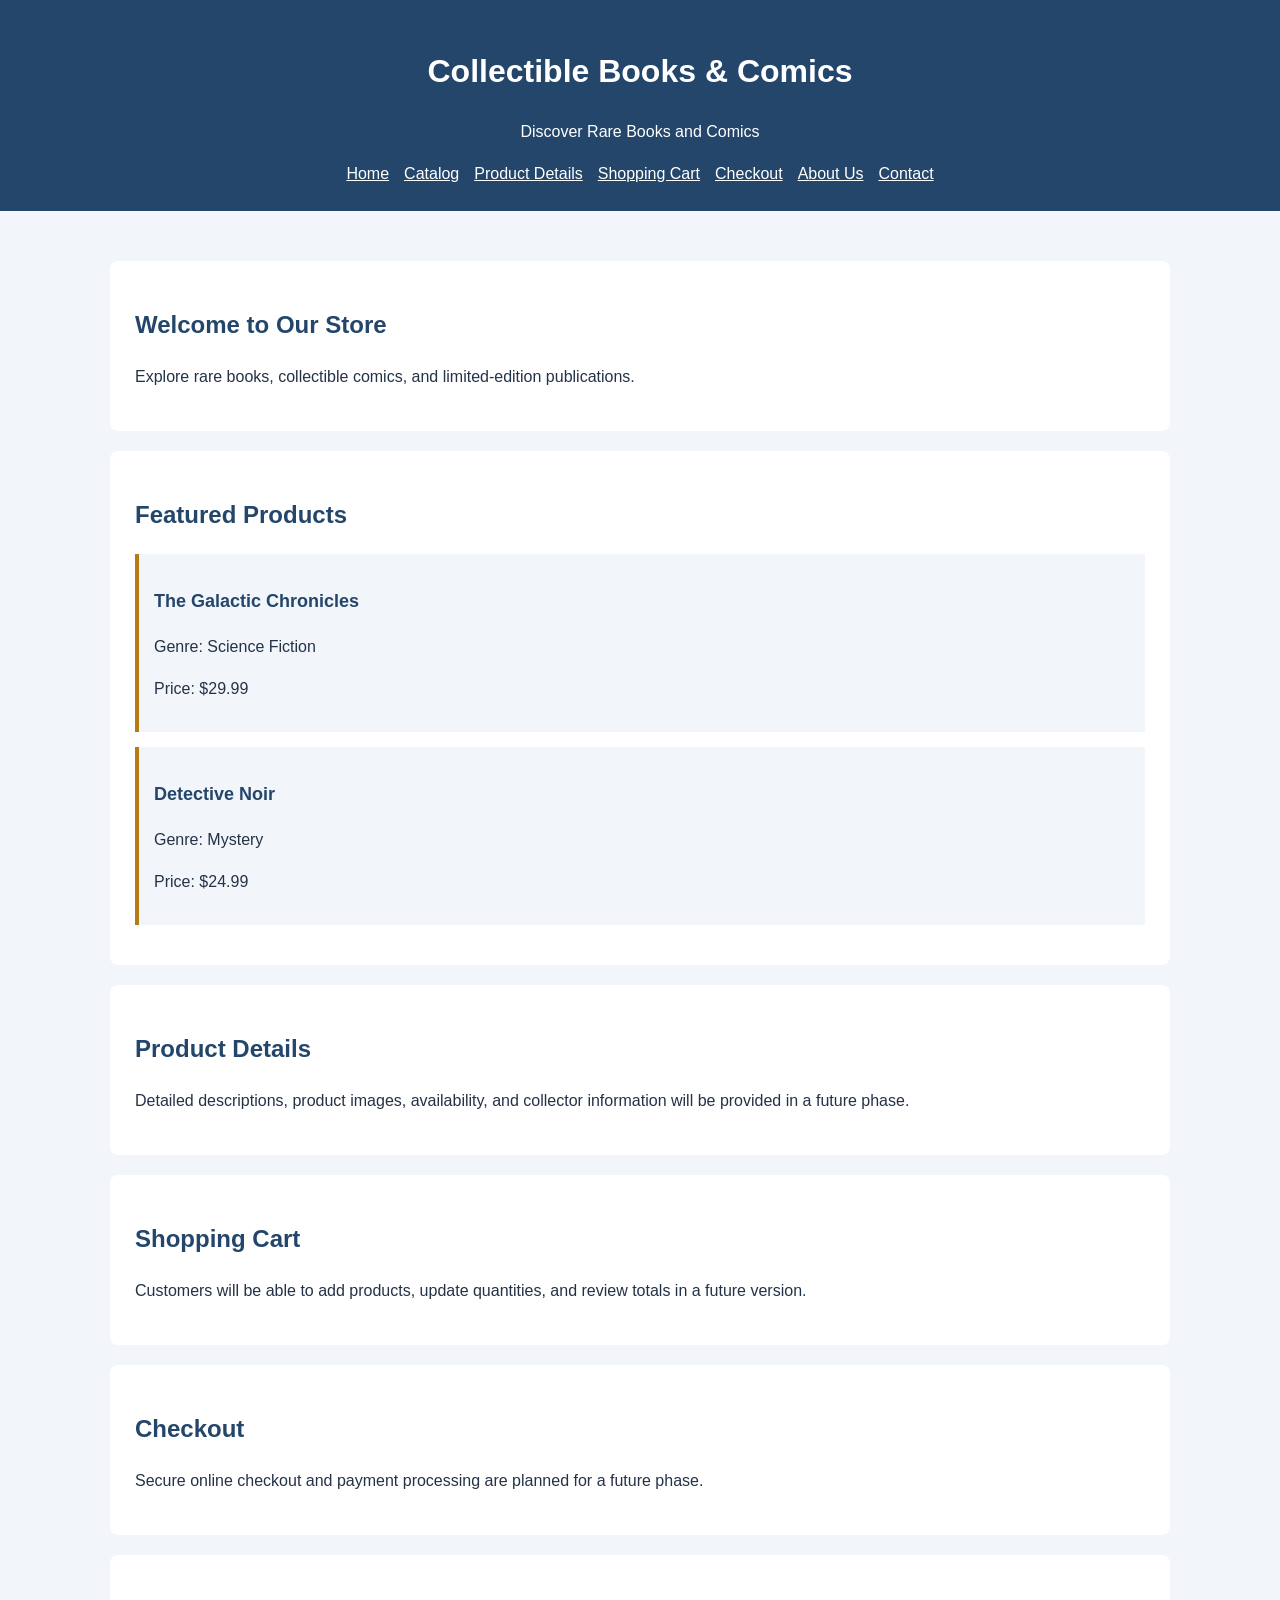
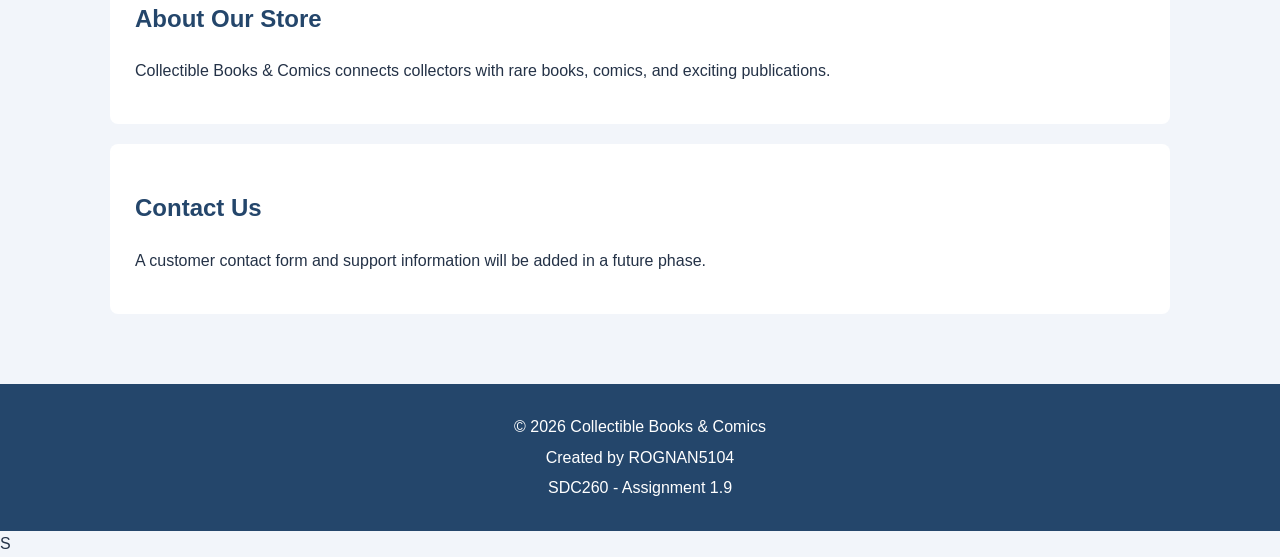
<file: Blueprints-to-Browsers/index.html>
<!DOCTYPE html>
<html lang="en">
<head>
    <!--
    Assignment: 1.9 Blueprints to Browsers
    Author: Roger Nguang Nanjoh
    Date: November 14, 2026
    Purpose: Initial homepage prototype for an online
    collectible books and comics store.
    -->

    <meta charset="UTF-8">
    <meta name="viewport"
          content="width=device-width, initial-scale=1.0">

    <title>Collectible Books & Comics Store</title>

    <style>
        /* Default page appearance */
        body {
            font-family: Arial, sans-serif;
            font-size: 16px;
            margin: 0;
            background-color: #f2f5fa;
            color: #243247;
            line-height: 1.6;
        }

        /* Header and footer */
        header, footer {
            background-color: #24466b;
            color: white;
            text-align: center;
            padding: 25px;
        }

        /* Navigation */
        nav {
            display: flex;
            flex-wrap: wrap;
            justify-content: center;
            gap: 15px;
        }

        nav a {
            color: white;
            font-size: 16px;
            text-decoration: underline;
        }

        nav a:focus-visible {
            outline: 3px solid #ffffff;
            outline-offset: 4px;
        }

        /* Main content */
        main {
            width: 90%;
            max-width: 1100px;
            margin: 30px auto;
            padding: 20px;
            box-sizing: border-box;
        }

        /* Content sections */
        section {
            background-color: white;
            padding: 25px;
            margin-bottom: 20px;
            border-radius: 8px;
        }

        /* Headings */
        h1 {
            font-size: 32px;
        }

        h2 {
            font-size: 24px;
            color: #24466b;
        }

        h3 {
            font-size: 18px;
            color: #24466b;
        }

        /* Product cards */
        .product {
            border-left: 4px solid #b67b13;
            padding: 15px;
            margin-bottom: 15px;
            background-color: #f2f5fa;
        }

        /* Footer */
        footer p {
            margin: 5px;
        }
    </style>
</head>

<body>

    <!-- Website header -->
    <header id="home">
        <h1>Collectible Books & Comics</h1>
        <p>Discover Rare Books and Comics</p>

        <!-- Prototype navigation -->
        <nav aria-label="Main navigation">
            <a href="#home">Home</a>
            <a href="#products">Catalog</a>
            <a href="#details">Product Details</a>
            <a href="#cart">Shopping Cart</a>
            <a href="#checkout">Checkout</a>
            <a href="#about">About Us</a>
            <a href="#contact">Contact</a>
        </nav>
    </header>

    <main>

        <!-- Homepage -->
        <section aria-labelledby="welcome-title">
            <h2 id="welcome-title">Welcome to Our Store</h2>
            <p>
                Explore rare books, collectible comics,
                and limited-edition publications.
            </p>
        </section>

        <!-- Product catalog -->
        <section id="products">
            <h2>Featured Products</h2>

            <div class="product">
                <h3>The Galactic Chronicles</h3>
                <p>Genre: Science Fiction</p>
                <p>Price: $29.99</p>
            </div>

            <div class="product">
                <h3>Detective Noir</h3>
                <p>Genre: Mystery</p>
                <p>Price: $24.99</p>
            </div>
        </section>

        <!-- Product details -->
        <section id="details">
            <h2>Product Details</h2>
            <p>
                Detailed descriptions, product images,
                availability, and collector information
                will be provided in a future phase.
            </p>
        </section>

        <!-- Shopping cart -->
        <section id="cart">
            <h2>Shopping Cart</h2>
            <p>
                Customers will be able to add products,
                update quantities, and review totals
                in a future version.
            </p>
        </section>

        <!-- Checkout -->
        <section id="checkout">
            <h2>Checkout</h2>
            <p>
                Secure online checkout and payment
                processing are planned for a future phase.
            </p>
        </section>

        <!-- About Us -->
        <section id="about">
            <h2>About Our Store</h2>
            <p>
                Collectible Books & Comics connects
                collectors with rare books, comics,
                and exciting publications.
            </p>
        </section>

        <!-- Contact -->
        <section id="contact">
            <h2>Contact Us</h2>
            <p>
                A customer contact form and support
                information will be added in a future phase.
            </p>
        </section>

    </main>

    <!-- Website footer -->
    <footer>
        <p>&copy; 2026 Collectible Books & Comics</p>
        <p>Created by ROGNAN5104</p>
        <p>SDC260 - Assignment 1.9</p>
    </footer>

</body>
</html>
S
</file>
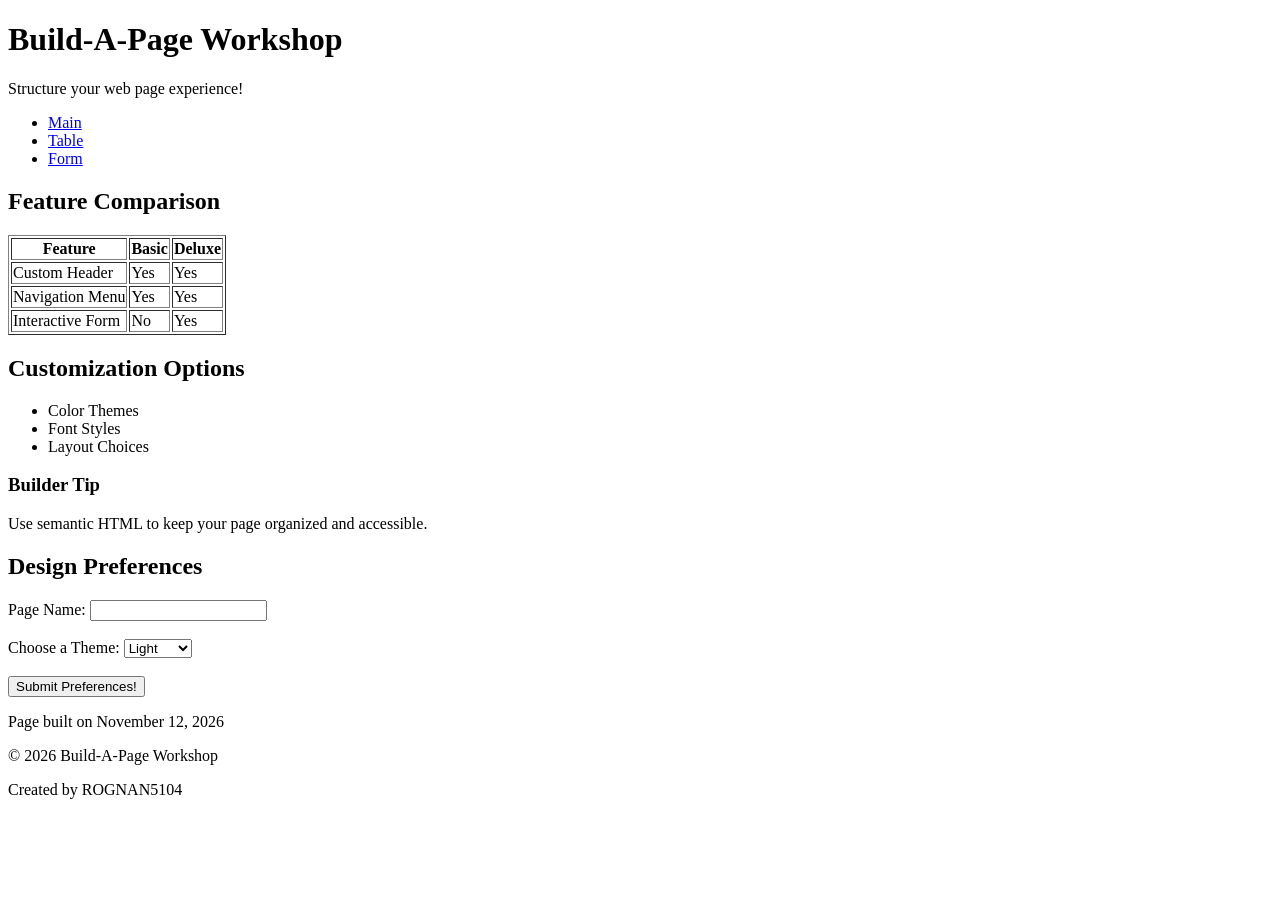
<file: Build-A-Page-Workshop/index.html>
<!DOCTYPE html>
<html lang="en">
<head>
    <!--
        Author: Roger Nugang Nanjoh
        Date: November 12, 2026
        Purpose: Build a structured and accessible web page
         using semantic HTML elements.
    -->
    
    <!-- Character encoding ensures proper text rendering -->
    <meta charset="UTF-8">
    <!-- Enables responsive behavior on mobile devices -->
    <meta name="viewport" content="width=device-width, initial-scale=1.0">
    
    <title>Build-A-Page</title>
</head>
<body>

    <!-- STEP 1 -->
    <header>
    <h1>Build-A-Page Workshop</h1>
    <p>Structure your web page experience!</p>
</header>

    <!-- STEP 2 -->
    <nav>
    <ul>
        <li><a href="#home">Main</a></li>
        <li><a href="#table">Table</a></li>
        <li><a href="#form">Form</a></li>
    </ul>
</nav>

    <!-- STEP 3 -->
    <main id="home">

    <!-- STEP 4 -->
        <section>
    <h2>Feature Comparison</h2>
    <table border="1" id="table">
        <tr>
            <th>Feature</th>
            <th>Basic</th>
            <th>Deluxe</th>
        </tr>
        <tr>
            <td>Custom Header</td>
            <td>Yes</td>
            <td>Yes</td>
        </tr>
        <tr>
            <td>Navigation Menu</td>
            <td>Yes</td>
            <td>Yes</td>
        </tr>
        <tr>
            <td>Interactive Form</td>
            <td>No</td>
            <td>Yes</td>
        </tr>
    </table>
</section>

    <!-- STEP 5 -->
        <section>
    <h2>Customization Options</h2>
    <ul>
        <li>Color Themes</li>
        <li>Font Styles</li>
        <li>Layout Choices</li>
    </ul>
</section>

    <!-- STEP 6 -->
<aside>
    <h3>Builder Tip</h3>
    <p>Use semantic HTML to keep your page organized and accessible.</p>
</aside>
    <!-- STEP 7 -->
<section>
    <h2>Design Preferences</h2>
    <form id="form">
        <label for="name">Page Name:</label>
        <input type="text" id="name" name="name"><br><br>
        <label for="theme">Choose a Theme:</label>
        <select id="theme" name="theme">
            <option>Light</option>
            <option>Dark</option>
            <option>Colorful</option>
        </select><br><br>
<button type="submit">Submit Preferences!</button>
    </form>
</section>
    <!-- STEP 8 -->
<p>Page built on <time datetime="2026-11-12">November 12, 2026</time></p>
    <!-- STEP 9 -->
<footer>
    <p>&copy; 2026 Build-A-Page Workshop</p>
    <p>Created by ROGNAN5104</p>
</footer>
</main>
</body>
</html>
</file>
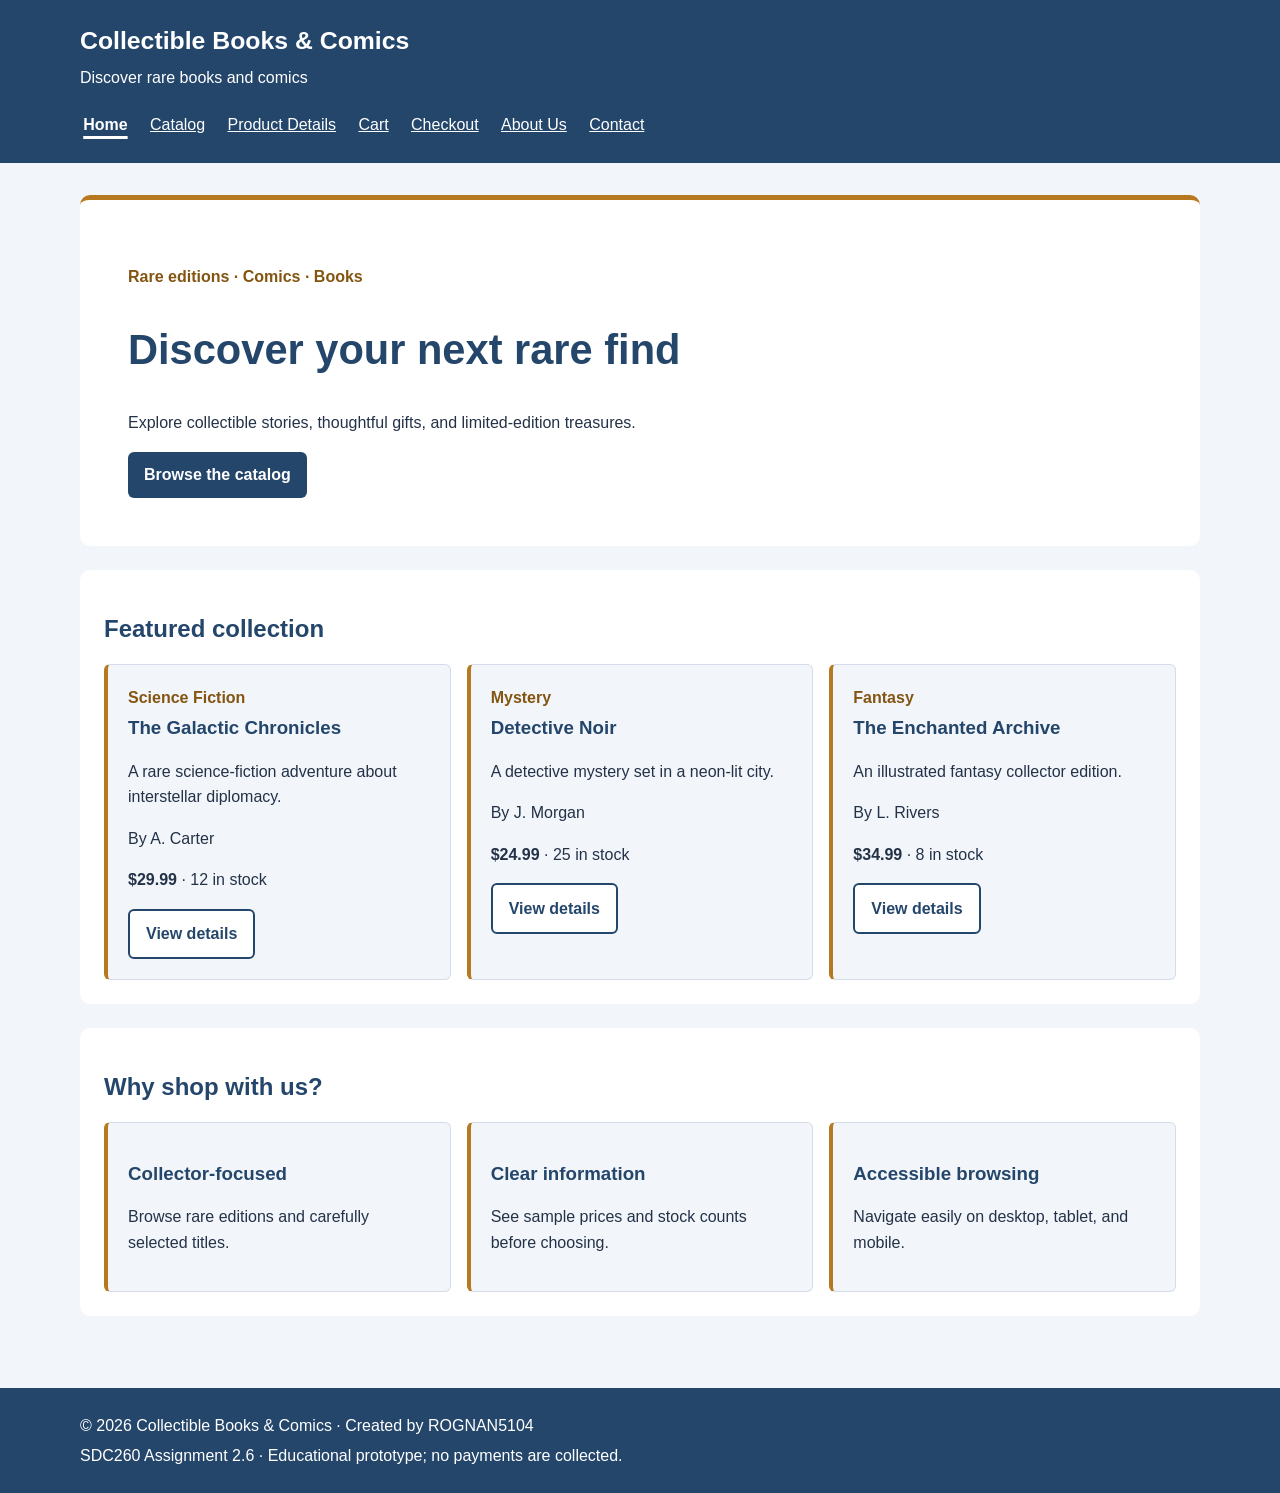
<file: Blueprints-to-Browsers/Style-and-Substance/index.html>
<!DOCTYPE html>
<html lang="en">
<head>
<!-- Assignment: SDC260 2.6 Style & Substance
     Author: Roger Nguang Nanjoh
     Last updated: November 21, 2026
     Purpose: Home page for the Collectible Books & Comics Store prototype. -->
<meta charset="UTF-8">
<meta name="viewport" content="width=device-width, initial-scale=1">
<meta name="description" content="Collectible Books and Comics: rare books, comics, and collector editions.">
<title>Home | Collectible Books & Comics</title>
<link rel="stylesheet" href="styles.css">
</head>
<body>
<a class="skip-link" href="#main-content">Skip to main content</a>
<header class="site-header"><div class="wrap"><a class="brand" href="index.html">Collectible Books & Comics</a><p>Discover rare books and comics</p><nav aria-label="Main navigation"><a href="index.html" aria-current="page">Home</a>
<a href="products.html">Catalog</a>
<a href="product-details.html">Product Details</a>
<a href="cart.html">Cart</a>
<a href="checkout.html">Checkout</a>
<a href="about.html">About Us</a>
<a href="contact.html">Contact</a></nav></div></header>
<main id="main-content" class="wrap"><section class="hero"><p class="eyebrow">Rare editions · Comics · Books</p><h1>Discover your next rare find</h1><p>Explore collectible stories, thoughtful gifts, and limited-edition treasures.</p><a class="button" href="products.html">Browse the catalog</a></section><section aria-labelledby="featured"><h2 id="featured">Featured collection</h2><div class="product-grid"><article class="product-card"><span class="eyebrow">Science Fiction</span><h3>The Galactic Chronicles</h3><p>A rare science-fiction adventure about interstellar diplomacy.</p><p>By A. Carter</p><p><strong>$29.99</strong> · 12 in stock</p><a class="button secondary" href="product-details.html#bk001">View details</a></article><article class="product-card"><span class="eyebrow">Mystery</span><h3>Detective Noir</h3><p>A detective mystery set in a neon-lit city.</p><p>By J. Morgan</p><p><strong>$24.99</strong> · 25 in stock</p><a class="button secondary" href="product-details.html#bk002">View details</a></article><article class="product-card"><span class="eyebrow">Fantasy</span><h3>The Enchanted Archive</h3><p>An illustrated fantasy collector edition.</p><p>By L. Rivers</p><p><strong>$34.99</strong> · 8 in stock</p><a class="button secondary" href="product-details.html#bk003">View details</a></article></div></section><section><h2>Why shop with us?</h2><div class="feature-grid"><article><h3>Collector-focused</h3><p>Browse rare editions and carefully selected titles.</p></article><article><h3>Clear information</h3><p>See sample prices and stock counts before choosing.</p></article><article><h3>Accessible browsing</h3><p>Navigate easily on desktop, tablet, and mobile.</p></article></div></section></main>
<footer class="site-footer"><div class="wrap"><p>&copy; 2026 Collectible Books & Comics · Created by ROGNAN5104</p><p>SDC260 Assignment 2.6 · Educational prototype; no payments are collected.</p></div></footer>
</body>
</html>
</file>
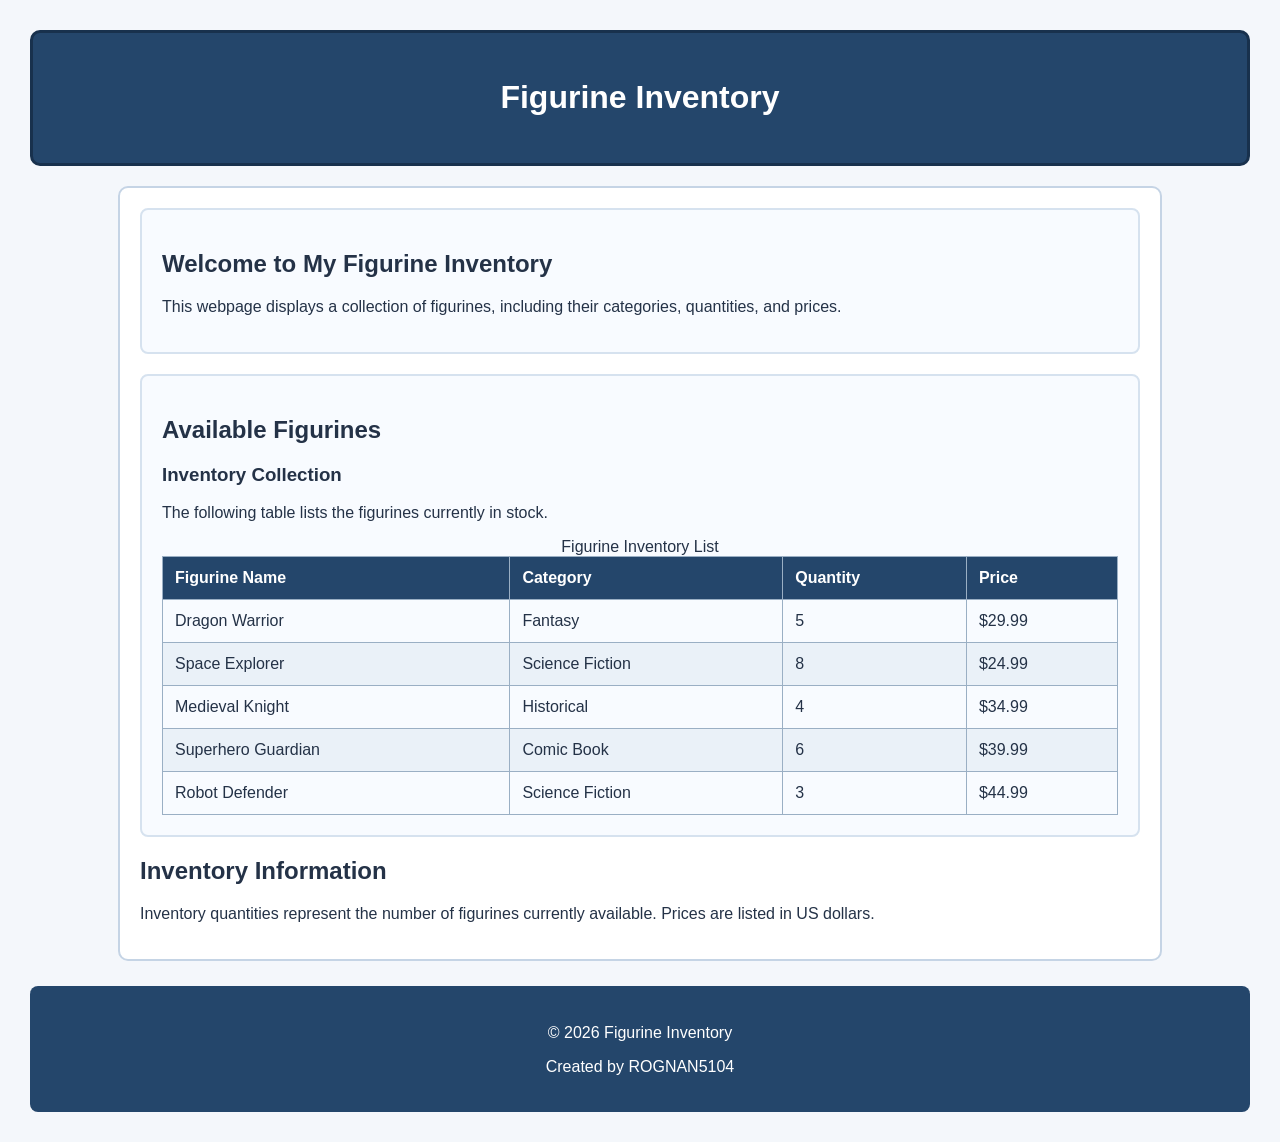
<file: Box-Model-Inventory/PA_Box-Model-Inventory_StarterFile.html>
<!DOCTYPE html>
<html lang="en">
<head>
<!--
    Assignment: 1.7 Performance Assessment
                Box Model Inventory
    Author: Roger Nguang Nanjoh
    Date: November 14, 2026
    Purpose: Create a figurine inventory webpage
             using semantic HTML, an inventory
             table, and CSS box model properties
             to improve layout and readability.
-->
    <meta charset="UTF-8">
    <title>Box Model Inventory</title>

<style>
    /* Overall webpage layout */
    body {
        font-family: Arial, sans-serif;
        background-color: #f4f7fb;
        color: #243247;
        margin: 20px;
        padding: 10px;
    }

    /* Page header */
    header {
        background-color: #24466b;
        color: white;
        padding: 25px;
        margin-bottom: 20px;
        border: 3px solid #18314d;
        border-radius: 10px;
        text-align: center;
    }

    /* Main content container */
    main {
        max-width: 1000px;
        margin: 0 auto;
        padding: 20px;
        border: 2px solid #c5d4e5;
        background-color: white;
        border-radius: 10px;
    }

    /* Inventory content sections */
    section {
        padding: 20px;
        margin-bottom: 20px;
        border: 2px solid #d6e2ef;
        border-radius: 8px;
        background-color: #f8fbff;
    }

    /* Inventory table */
    table {
        width: 100%;
        border-collapse: collapse;
        margin-top: 15px;
    }

    th, td {
        border: 1px solid #9aafc4;
        padding: 12px;
        text-align: left;
    }

    th {
        background-color: #24466b;
        color: white;
    }

    tbody tr:nth-child(even) {
        background-color: #eaf1f8;
    }

    /* Page footer */
    footer {
        margin-top: 20px;
        padding: 15px;
        border-top: 2px solid #24466b;
        text-align: center;
    }
</style>

</head>
<body>

    <header>
        <h1>Figurine Inventory</h1>
    </header>
<!-- Main inventory content -->
<main>

    <!-- Introduction section -->
    <section>
        <h2>Welcome to My Figurine Inventory</h2>
        <p>
            This webpage displays a collection of
            figurines, including their categories,
            quantities, and prices.
        </p>
    </section>

    <!-- Figurine inventory section -->
    <section>
        <h2>Available Figurines</h2>

        <article>
            <h3>Inventory Collection</h3>
            <p>
                The following table lists the
                figurines currently in stock.
            </p>

            <table>
                <caption>
                    Figurine Inventory List
                </caption>

                <thead>
                    <tr>
                        <th scope="col">Figurine Name</th>
                        <th scope="col">Category</th>
                        <th scope="col">Quantity</th>
                        <th scope="col">Price</th>
                    </tr>
                </thead>

                <tbody>
                    <tr>
                        <td>Dragon Warrior</td>
                        <td>Fantasy</td>
                        <td>5</td>
                        <td>$29.99</td>
                    </tr>

                    <tr>
                        <td>Space Explorer</td>
                        <td>Science Fiction</td>
                        <td>8</td>
                        <td>$24.99</td>
                    </tr>

                    <tr>
                        <td>Medieval Knight</td>
                        <td>Historical</td>
                        <td>4</td>
                        <td>$34.99</td>
                    </tr>

                    <tr>
                        <td>Superhero Guardian</td>
                        <td>Comic Book</td>
                        <td>6</td>
                        <td>$39.99</td>
                    </tr>

                    <tr>
                        <td>Robot Defender</td>
                        <td>Science Fiction</td>
                        <td>3</td>
                        <td>$44.99</td>
                    </tr>
                </tbody>
            </table>
        </article>
    </section>

    <!-- Additional information section -->
    <aside>
        <h2>Inventory Information</h2>
        <p>
            Inventory quantities represent the
            number of figurines currently available.
            Prices are listed in US dollars.
        </p>
    </aside>
</main>
<!-- Page footer -->
<footer style="background-color: #24466b;
               color: white;
               padding: 20px;
               margin-top: 25px;
               border-radius: 8px;">
    <p>&copy; 2026 Figurine Inventory</p>
    <p>Created by ROGNAN5104</p>
</footer>

</body>
</html>
</file>
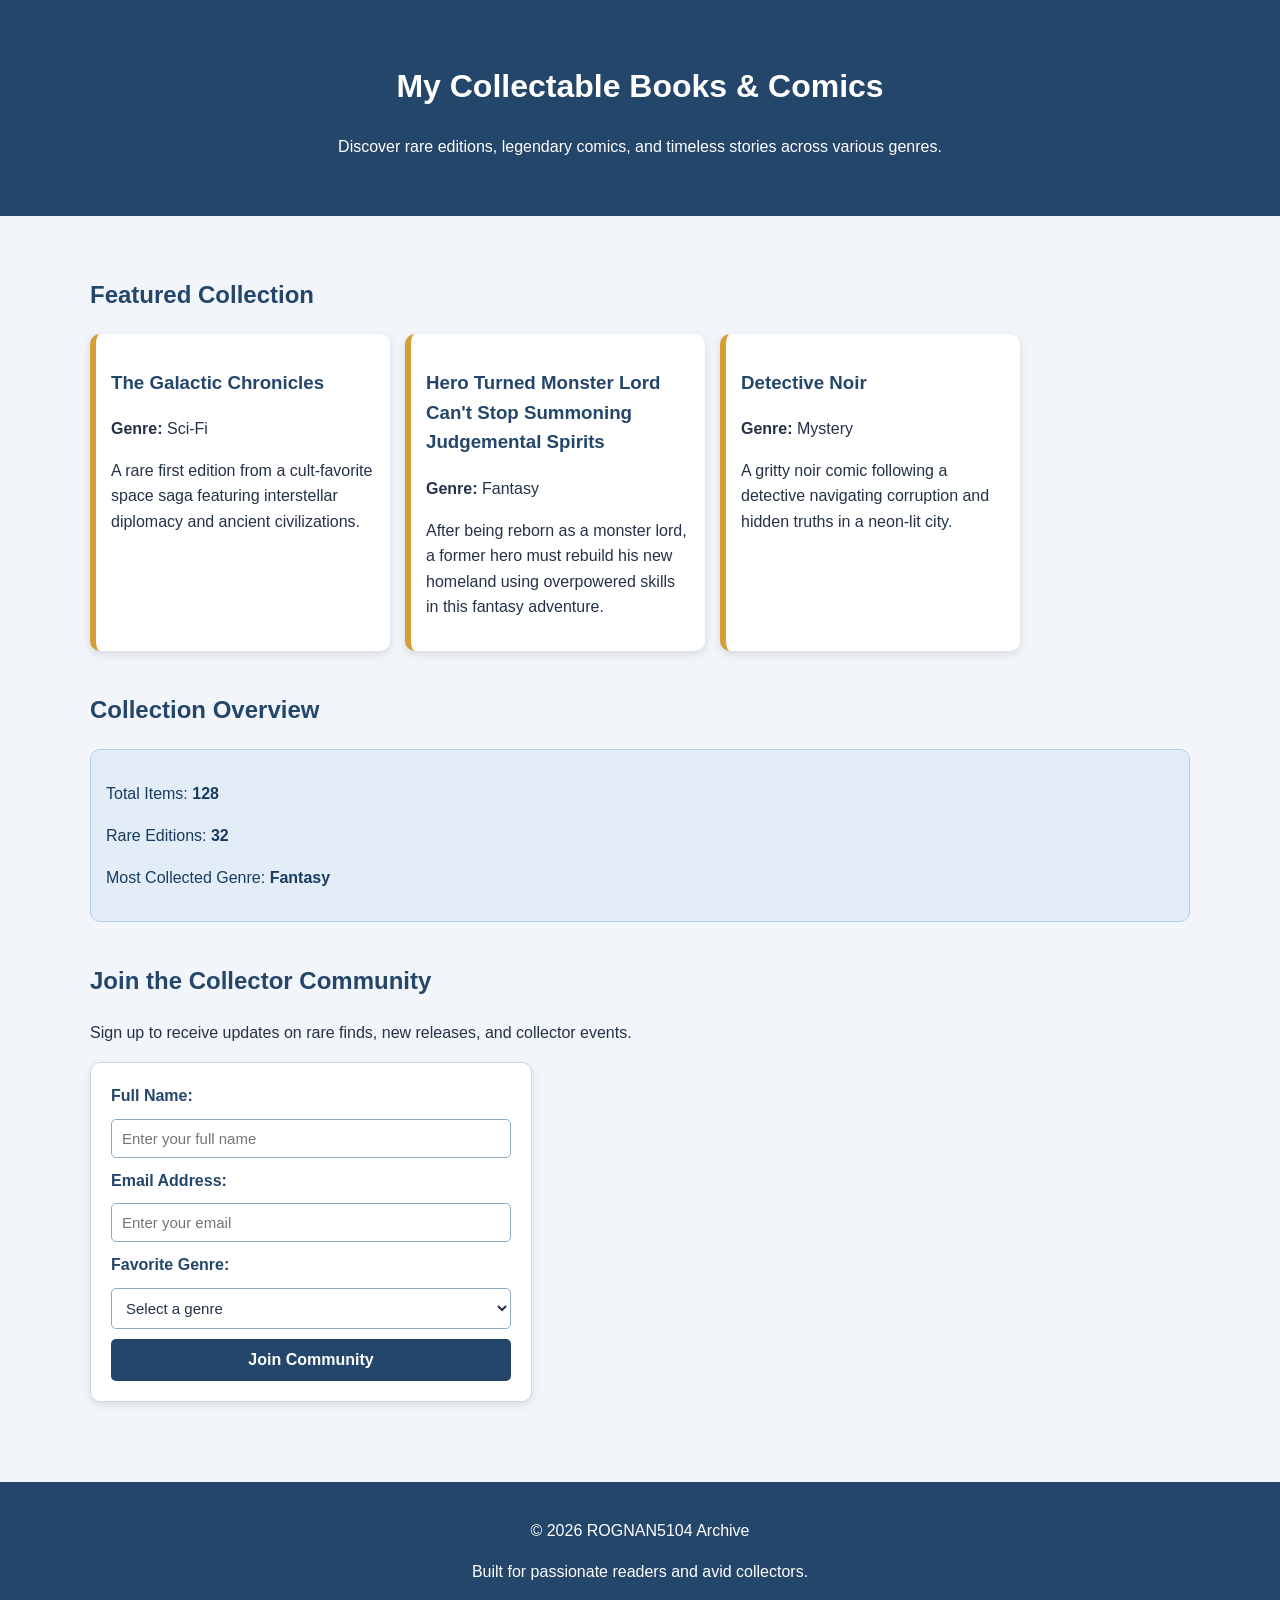
<file: Frontend-Foundations/PA_Frontend-Foundations_StarterFile.html>
<!DOCTYPE html>
<html lang="en">
<head>
    <!--
        Assignment: 1.8 Performance Assessment
                    Frontend Foundations
        Author: Roger Nguang Nanjoh
        Date: November 14, 2026
        Purpose: Enhance a book and comic collection
        webpage using semantic HTML, a user form,
        internal CSS, and external CSS styling.
    -->

    <meta charset="UTF-8">
    <meta name="viewport" content="width=device-width, initial-scale=1.0">
    <title>Collectable Books & Comics</title>

    <!-- External CSS stylesheet -->
    <link rel="stylesheet"
          href="PA_Frontend-Foundations_StarterFile.css">

    <!-- Internal CSS: Center the page header text -->
    <style>
        .hero {
            text-align: center;
        }
    </style>
</head>

<body>

    <!-- HERO / HEADER SECTION -->
    <header class="hero">
        <h1>My Collectable Books & Comics</h1>
        <p>
            Discover rare editions, legendary comics,
            and timeless stories across various genres.
        </p>
    </header>

    <main>

        <!-- FEATURED COLLECTION SECTION -->
        <section>
            <h2>Featured Collection</h2>

            <div class="collection-grid">

                <article class="book-card">
                    <h3>The Galactic Chronicles</h3>
                    <p><strong>Genre:</strong> Sci-Fi</p>
                    <p>
                        A rare first edition from a
                        cult-favorite space saga featuring
                        interstellar diplomacy and
                        ancient civilizations.
                    </p>
                </article>

                <article class="book-card">
                    <h3>Hero Turned Monster Lord Can't Stop Summoning Judgemental Spirits</h3>
                    <p><strong>Genre:</strong> Fantasy</p>
                    <p>
                        After being reborn as a monster lord,
                        a former hero must rebuild his new
                        homeland using overpowered skills
                        in this fantasy adventure.
                    </p>
                </article>

                <article class="book-card">
                    <h3>Detective Noir</h3>
                    <p><strong>Genre:</strong> Mystery</p>
                    <p>
                        A gritty noir comic following a
                        detective navigating corruption
                        and hidden truths in a neon-lit city.
                    </p>
                </article>

            </div>
        </section>

        <!-- COLLECTION STATISTICS -->
        <section>
            <h2>Collection Overview</h2>

            <article class="stats">
                <p>Total Items: <strong>128</strong></p>
                <p>Rare Editions: <strong>32</strong></p>
                <p>
                    Most Collected Genre:
                    <strong>Fantasy</strong>
                </p>
            </article>
        </section>

        <!-- USER REGISTRATION FORM -->
        <section>
            <h2>Join the Collector Community</h2>
            <p>
                Sign up to receive updates on rare finds,
                new releases, and collector events.
            </p>

            <form id="collector-form">

                <label for="collector-name">
                    Full Name:
                </label>
                <input
                    type="text"
                    id="collector-name"
                    name="collector-name"
                    placeholder="Enter your full name"
                    autocomplete="name"
                    required
                >

                <label for="collector-email">
                    Email Address:
                </label>
                <input
                    type="email"
                    id="collector-email"
                    name="collector-email"
                    placeholder="Enter your email"
                    autocomplete="email"
                    required
                >

                <label for="favorite-genre">
                    Favorite Genre:
                </label>
                <select
                    id="favorite-genre"
                    name="favorite-genre"
                    required
                >
                    <option value="">
                        Select a genre
                    </option>
                    <option value="fantasy">Fantasy</option>
                    <option value="sci-fi">
                        Science Fiction
                    </option>
                    <option value="mystery">Mystery</option>
                    <option value="comics">
                        Comic Books
                    </option>
                    <option value="historical">
                        Historical
                    </option>
                </select>

                <button type="submit">
                    Join Community
                </button>

            </form>
        </section>

    </main>

    <!-- PAGE FOOTER -->
    <footer>
        <p>
            &copy; 2026 ROGNAN5104 Archive
        </p>
        <p>
            Built for passionate readers and
            avid collectors.
        </p>
    </footer>

</body>
</html>
</file>
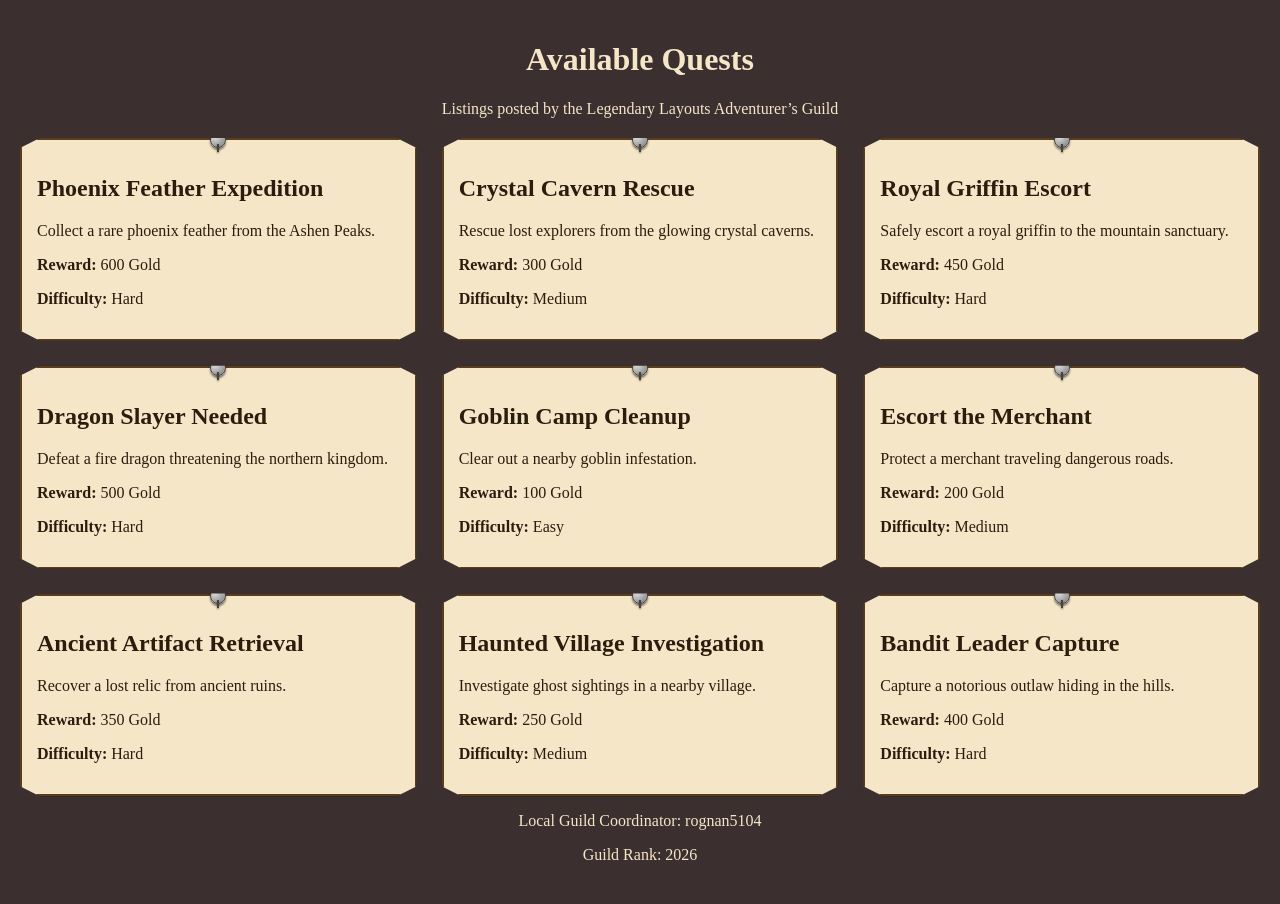
<file: Legendary-Layouts/GP_Legendary-Layouts_StarterFile.html>
<!DOCTYPE html>
<html lang="en">

<head>
    <!--
        Author: Roger Nanjoh
        Date: November 21, 2026
        Purpose: Display adventurer quests in a responsive CSS Grid job board.
    -->
    <meta charset="UTF-8">
    <meta name="viewport" content="width=device-width, initial-scale=1.0">
    <title>Adventurer Job Board</title>
    
    <!-- STEP 1: Link external stylesheet -->
    <link rel="stylesheet" href="GP_Legendary-Layouts_StarterFile.css">
    
</head>

<body>

    <header>
        <h1>Available Quests</h1>
        <p>Listings posted by the Legendary Layouts Adventurer’s Guild</p>
    </header>

    <main>
        <section class="job-container">
            
            <!-- STEP 2: Three new quest listings -->
            <article class="job-card">
                <h2>Phoenix Feather Expedition</h2>
                <p>Collect a rare phoenix feather from the Ashen Peaks.</p>
                <p><strong>Reward:</strong> 600 Gold</p>
                <p><strong>Difficulty:</strong> Hard</p>
            </article>
            <article class="job-card">
                <h2>Crystal Cavern Rescue</h2>
                <p>Rescue lost explorers from the glowing crystal caverns.</p>
                <p><strong>Reward:</strong> 300 Gold</p>
                <p><strong>Difficulty:</strong> Medium</p>
            </article>
            <article class="job-card">
                <h2>Royal Griffin Escort</h2>
                <p>Safely escort a royal griffin to the mountain sanctuary.</p>
                <p><strong>Reward:</strong> 450 Gold</p>
                <p><strong>Difficulty:</strong> Hard</p>
            </article>


            <!-- 
                JOB CARD:
                - Each <article> represents ONE posted job
                - You may DUPLICATE this entire article then UPDATE the contents to add more jobs
                - Keep structure consistent for all cards
            -->  
            <article class="job-card">
                <h2>Dragon Slayer Needed</h2>
                <p>Defeat a fire dragon threatening the northern kingdom.</p>
                <p><strong>Reward:</strong> 500 Gold</p>
                <p><strong>Difficulty:</strong> Hard</p>
            </article>
            
            <!-- Job Posting -->
            <article class="job-card">
                <h2>Goblin Camp Cleanup</h2>
                <p>Clear out a nearby goblin infestation.</p>
                <p><strong>Reward:</strong> 100 Gold</p>
                <p><strong>Difficulty:</strong> Easy</p>
            </article>
            
            <!-- Job Posting -->
            <article class="job-card">
                <h2>Escort the Merchant</h2>
                <p>Protect a merchant traveling dangerous roads.</p>
                <p><strong>Reward:</strong> 200 Gold</p>
                <p><strong>Difficulty:</strong> Medium</p>
            </article>
            
            <!-- Job Posting -->
            <article class="job-card">
                <h2>Ancient Artifact Retrieval</h2>
                <p>Recover a lost relic from ancient ruins.</p>
                <p><strong>Reward:</strong> 350 Gold</p>
                <p><strong>Difficulty:</strong> Hard</p>
            </article>
            
            <!-- Job Posting -->
            <article class="job-card">
                <h2>Haunted Village Investigation</h2>
                <p>Investigate ghost sightings in a nearby village.</p>
                <p><strong>Reward:</strong> 250 Gold</p>
                <p><strong>Difficulty:</strong> Medium</p>
            </article>
            
            <!-- Job Posting -->
            <article class="job-card">
                <h2>Bandit Leader Capture</h2>
                <p>Capture a notorious outlaw hiding in the hills.</p>
                <p><strong>Reward:</strong> 400 Gold</p>
                <p><strong>Difficulty:</strong> Hard</p>
            </article>

        </section>
    </main>

    <footer>
        <p>Local Guild Coordinator: rognan5104</p>
        <p>Guild Rank: 2026</p>        
    </footer>

</body>

</html>
</file>
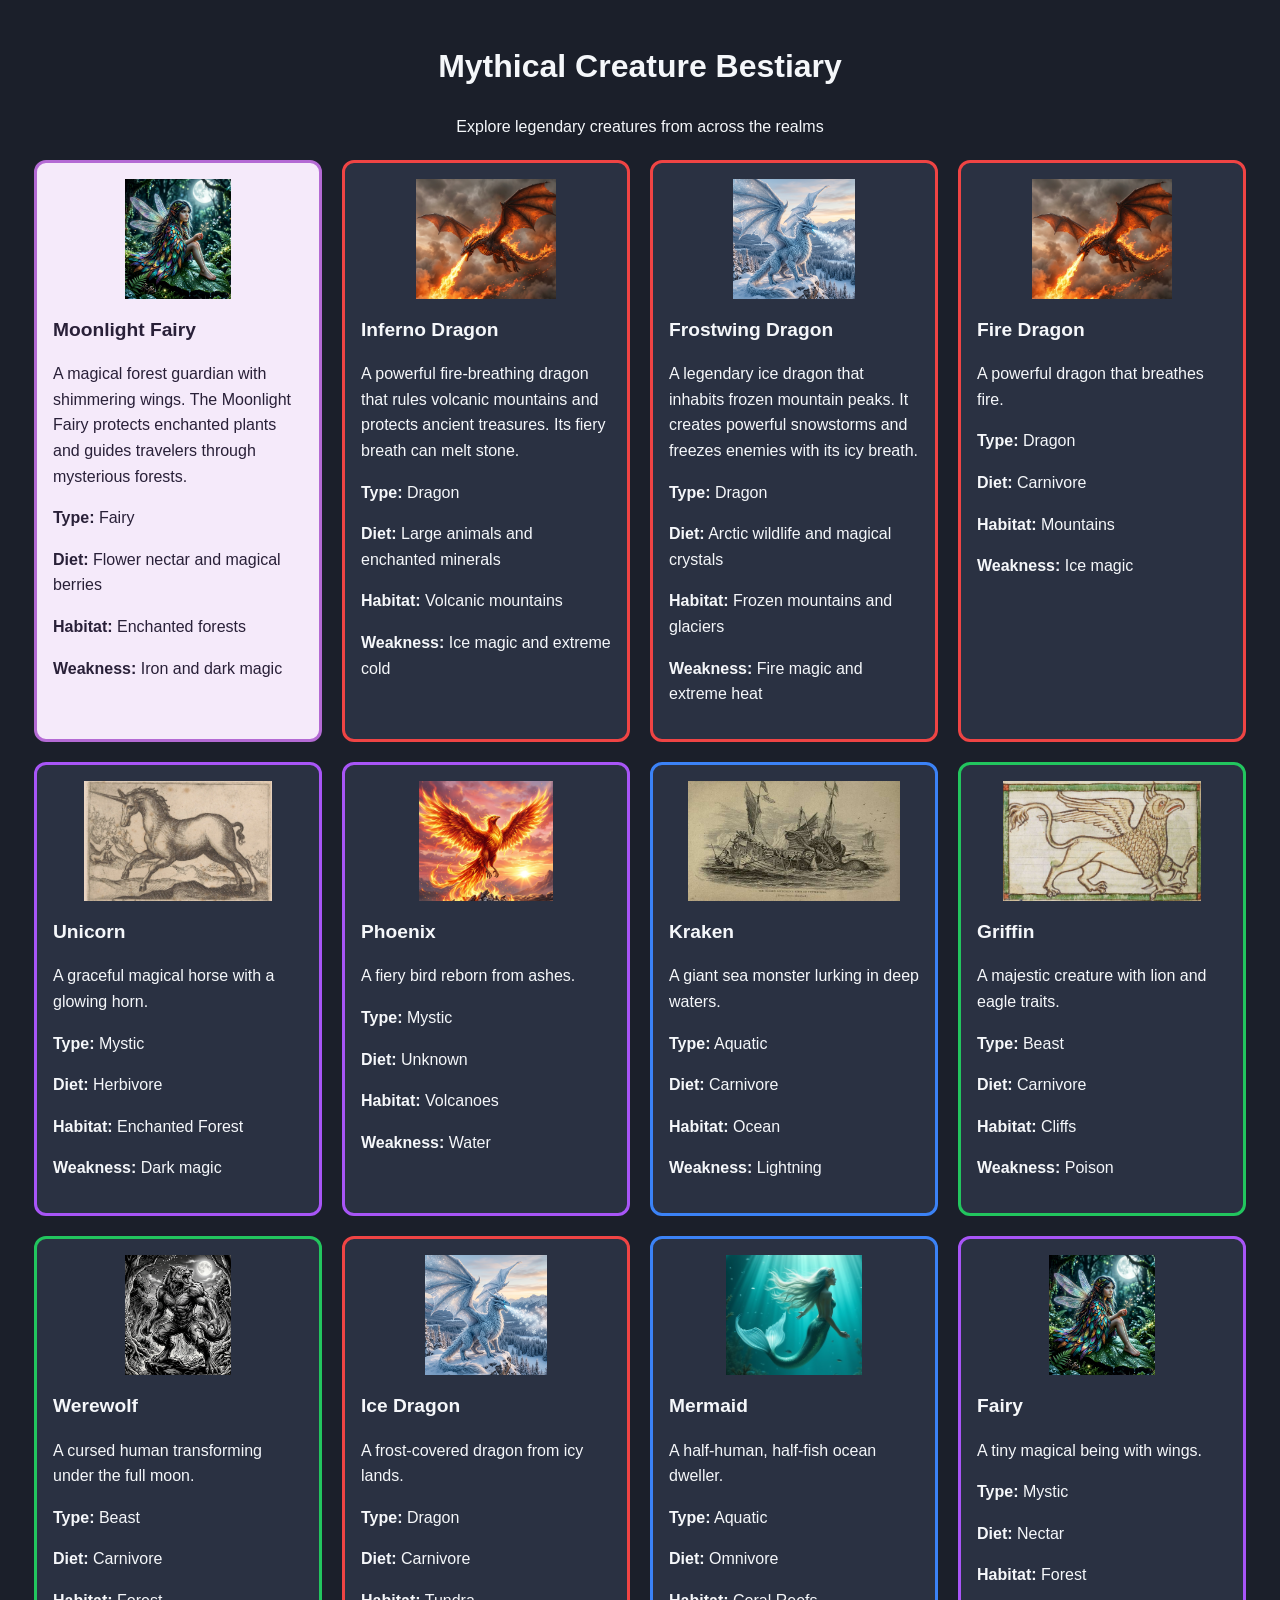
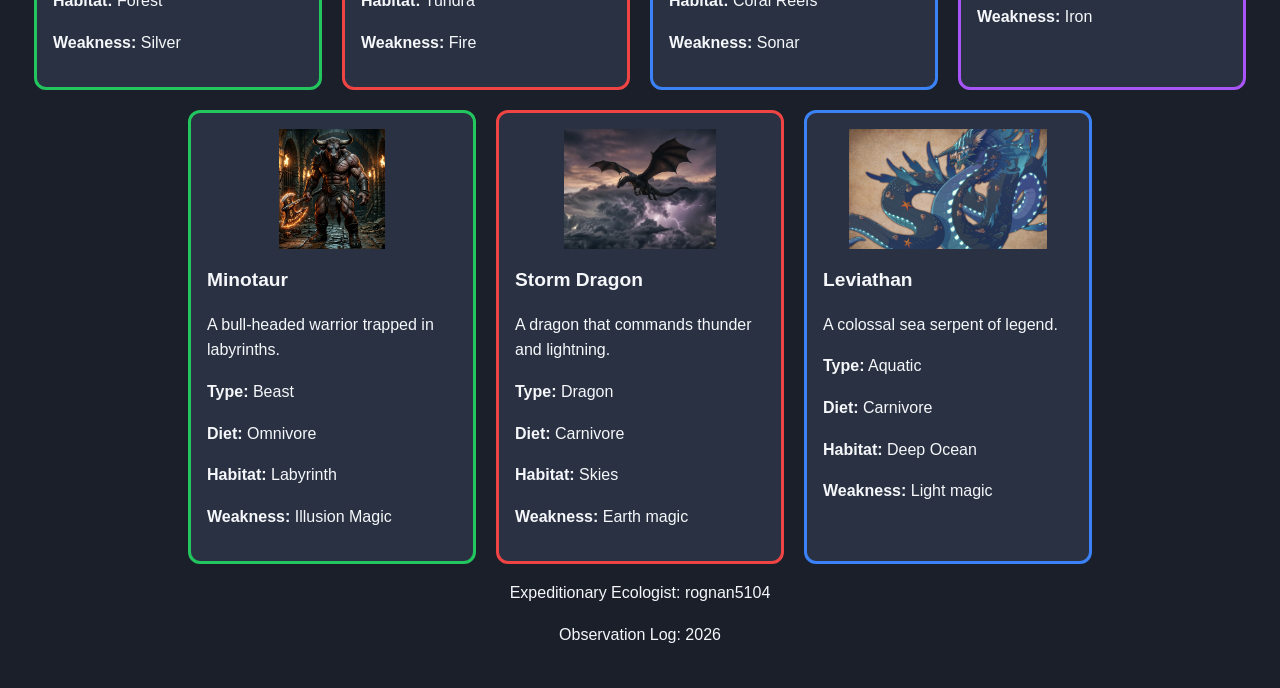
<file: Monstrous-Adaptability/GP_Monstrous-Adaptability_StarterFile.html>
<!DOCTYPE html>
<html lang="en">
<head>
   <!--
    Author: Roger Nguang Nanjoh
    Date: November 21, 2026
    Purpose: Creates a responsive Mythical Creature
    Bestiary webpage displaying fantasy creatures
    using semantic HTML and external CSS.
    Assignment: SDC260 - 2.3 Monstrous Adaptability
-->
    <meta charset="UTF-8">
    <!-- Enable responsive display on mobile devices -->
    <meta name="viewport" content="width=device-width, initial-scale=1.0">
    <title>Mythical Creature Bestiary</title>
    
    <!-- STEP 1 -->
   <link rel="stylesheet" href="GP_Monstrous-Adaptability_StarterFile.css"> 
</head>
<body>
    <header>
        <h1>Mythical Creature Bestiary</h1>
        <p>Explore legendary creatures from across the realms</p>
    </header>
    
    <main>
        <section class="creature-container">
            
            <!-- STEP 2 -->
              
<!-- New Creature 1: Moonlight Fairy -->
<article class="creature-card fairy">
    <div class="creature-image">
        <img src="images/Fairy.png"
             alt="Moonlight fairy with colorful wings in an enchanted forest">
    </div>

    <h2 class="creature-title">Moonlight Fairy</h2>
    <p>
        A magical forest guardian with shimmering wings.
        The Moonlight Fairy protects enchanted plants
        and guides travelers through mysterious forests.
    </p>
    <p><strong>Type:</strong> Fairy</p>
    <p><strong>Diet:</strong> Flower nectar and magical berries</p>
    <p><strong>Habitat:</strong> Enchanted forests</p>
    <p><strong>Weakness:</strong> Iron and dark magic</p>
</article>

<!-- New Creature 2: Inferno Dragon -->
<article class="creature-card dragon">
    <div class="creature-image">
        <img src="images/FireDragon.png"
             alt="Powerful fire dragon flying through flames">
    </div>

    <h2 class="creature-title">Inferno Dragon</h2>
    <p>
        A powerful fire-breathing dragon that rules
        volcanic mountains and protects ancient treasures.
        Its fiery breath can melt stone.
    </p>
    <p><strong>Type:</strong> Dragon</p>
    <p><strong>Diet:</strong> Large animals and enchanted minerals</p>
    <p><strong>Habitat:</strong> Volcanic mountains</p>
    <p><strong>Weakness:</strong> Ice magic and extreme cold</p>
</article>

<!-- New Creature 3: Frostwing Dragon -->
<article class="creature-card dragon">
    <div class="creature-image">
        <img src="images/IceDragon.png"
             alt="Blue ice dragon standing on a snowy mountain">
    </div>

    <h2 class="creature-title">Frostwing Dragon</h2>
    <p>
        A legendary ice dragon that inhabits frozen
        mountain peaks. It creates powerful snowstorms
        and freezes enemies with its icy breath.
    </p>
    <p><strong>Type:</strong> Dragon</p>
    <p><strong>Diet:</strong> Arctic wildlife and magical crystals</p>
    <p><strong>Habitat:</strong> Frozen mountains and glaciers</p>
    <p><strong>Weakness:</strong> Fire magic and extreme heat</p>
</article>
  
            <!-- 
                CREATURE CARD:
                - Each <article> represents ONE creature
                - You may DUPLICATE this entire article then UPDATE the contents to add more creatures
                - Keep structure consistent for all cards
            -->  
            <article class="creature-card dragon">
                <div class="creature-image"><img src="images/FireDragon.png" alt="Fire Dragon"></div>
                <h2 class="creature-title">Fire Dragon</h2>
                <p>A powerful dragon that breathes fire.</p>
                <p><strong>Type:</strong> Dragon</p>
                <p><strong>Diet:</strong> Carnivore</p>
                <p><strong>Habitat:</strong> Mountains</p>
                <p><strong>Weakness:</strong> Ice magic</p>
            </article>
            
            <!-- Creature -->   
            <article class="creature-card mystic">
                <div class="creature-image"><img src="images/Unicorn.png" alt="Unicorn"></div>
                <h2 class="creature-title">Unicorn</h2>
                <p>A graceful magical horse with a glowing horn.</p>
                <p><strong>Type:</strong> Mystic</p>
                <p><strong>Diet:</strong> Herbivore</p>
                <p><strong>Habitat:</strong> Enchanted Forest</p>
                <p><strong>Weakness:</strong> Dark magic</p>
            </article>
            
            <!-- Creature -->   
            <article class="creature-card mystic">
                <div class="creature-image"><img src="images/Phoenix.png" alt="Phoenix"></div>
                <h2 class="creature-title">Phoenix</h2>
                <p>A fiery bird reborn from ashes.</p>
                <p><strong>Type:</strong> Mystic</p>
                <p><strong>Diet:</strong> Unknown</p>
                <p><strong>Habitat:</strong> Volcanoes</p>
                <p><strong>Weakness:</strong> Water</p>
            </article>
            
            <!-- Creature -->   
            <article class="creature-card aquatic">
                <div class="creature-image"><img src="images/Kraken.jpg" alt="Kraken"></div>
                <h2 class="creature-title">Kraken</h2>
                <p>A giant sea monster lurking in deep waters.</p>
                <p><strong>Type:</strong> Aquatic</p>
                <p><strong>Diet:</strong> Carnivore</p>
                <p><strong>Habitat:</strong> Ocean</p>
                <p><strong>Weakness:</strong> Lightning</p>
            </article>
            
            <!-- Creature -->   
            <article class="creature-card beast">
                <div class="creature-image"><img src="images/Griffon.jpg" alt="Griffon"></div>
                <h2 class="creature-title">Griffin</h2>
                <p>A majestic creature with lion and eagle traits.</p>
                <p><strong>Type:</strong> Beast</p>
                <p><strong>Diet:</strong> Carnivore</p>
                <p><strong>Habitat:</strong> Cliffs</p>
                <p><strong>Weakness:</strong> Poison</p>
            </article>
            
            <!-- Creature -->   
            <article class="creature-card beast">
                <div class="creature-image"><img src="images/Werewolf.png" alt="Werewolf"></div>
                <h2 class="creature-title">Werewolf</h2>
                <p>A cursed human transforming under the full moon.</p>
                <p><strong>Type:</strong> Beast</p>
                <p><strong>Diet:</strong> Carnivore</p>
                <p><strong>Habitat:</strong> Forest</p>
                <p><strong>Weakness:</strong> Silver</p>
            </article>
            
            <!-- Creature -->   
            <article class="creature-card dragon">
                <div class="creature-image"><img src="images/IceDragon.png" alt="Ice Dragon"></div>
                <h2 class="creature-title">Ice Dragon</h2>
                <p>A frost-covered dragon from icy lands.</p>
                <p><strong>Type:</strong> Dragon</p>
                <p><strong>Diet:</strong> Carnivore</p>
                <p><strong>Habitat:</strong> Tundra</p>
                <p><strong>Weakness:</strong> Fire</p>
            </article>
            
            <!-- Creature -->   
            <article class="creature-card aquatic">
                <div class="creature-image"><img src="images/Mermaid.png" alt="Mermaid"></div>
                <h2 class="creature-title">Mermaid</h2>
                <p>A half-human, half-fish ocean dweller.</p>
                <p><strong>Type:</strong> Aquatic</p>
                <p><strong>Diet:</strong> Omnivore</p>
                <p><strong>Habitat:</strong> Coral Reefs</p>
                <p><strong>Weakness:</strong> Sonar</p>
            </article>
            
            <!-- Creature -->   
            <article class="creature-card mystic">
                <div class="creature-image"><img src="images/Fairy.png" alt="Fairy"></div>
                <h2 class="creature-title">Fairy</h2>
                <p>A tiny magical being with wings.</p>
                <p><strong>Type:</strong> Mystic</p>
                <p><strong>Diet:</strong> Nectar</p>
                <p><strong>Habitat:</strong> Forest</p>
                <p><strong>Weakness:</strong> Iron</p>
            </article>
            
            <!-- Creature -->   
            <article class="creature-card beast">
                <div class="creature-image"><img src="images/Minotaur.png" alt="Minotaur"></div>
                <h2 class="creature-title">Minotaur</h2>
                <p>A bull-headed warrior trapped in labyrinths.</p>
                <p><strong>Type:</strong> Beast</p>
                <p><strong>Diet:</strong> Omnivore</p>
                <p><strong>Habitat:</strong> Labyrinth</p>
                <p><strong>Weakness:</strong> Illusion Magic</p>
            </article>
            
            <!-- Creature -->   
            <article class="creature-card dragon">
                <div class="creature-image"><img src="images/StormDragon.png" alt="Storm Dragon"></div>
                <h2 class="creature-title">Storm Dragon</h2>
                <p>A dragon that commands thunder and lightning.</p>
                <p><strong>Type:</strong> Dragon</p>
                <p><strong>Diet:</strong> Carnivore</p>
                <p><strong>Habitat:</strong> Skies</p>
                <p><strong>Weakness:</strong> Earth magic</p>
            </article>
            
            <!-- Creature -->   
            <article class="creature-card aquatic">
                <div class="creature-image"><img src="images/Leviathan.png" alt="Leviathan"></div>
                <h2 class="creature-title">Leviathan</h2>
                <p>A colossal sea serpent of legend.</p>
                <p><strong>Type:</strong> Aquatic</p>
                <p><strong>Diet:</strong> Carnivore</p>
                <p><strong>Habitat:</strong> Deep Ocean</p>
                <p><strong>Weakness:</strong> Light magic</p>
            </article>
        
        </section>
    </main>
    
    <footer>
        <p>Expeditionary Ecologist: rognan5104</p>
        <p>Observation Log: 2026</p>
    </footer>

</body>
</html>
</file>
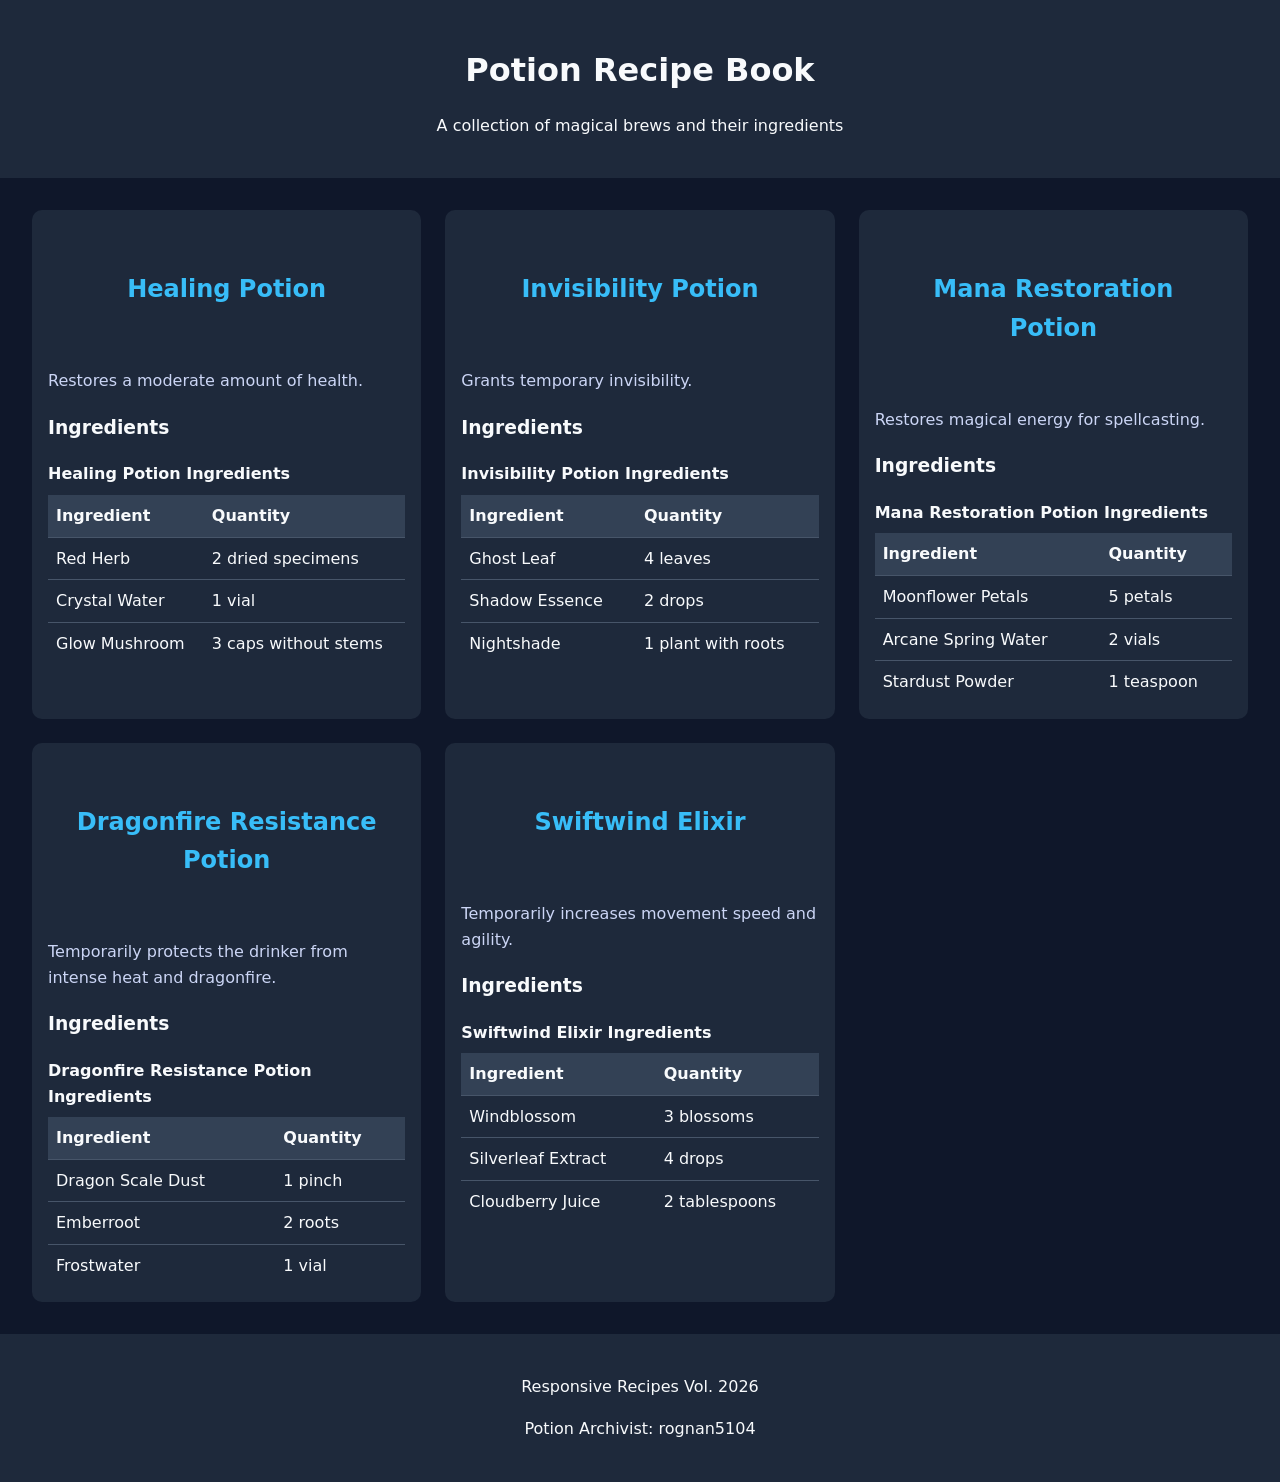
<file: Responsive-Recipes/PA_Responsive-Recipes_StarterFile.html>
<!DOCTYPE html>
<html lang="en">
<head>
    <!--
        Author: Roger Nanjoh
        Date: November 21, 2026
        Purpose: Present five fantasy potion recipes in a responsive, accessible layout.
    -->
    <meta charset="UTF-8">
    <meta name="viewport" content="width=device-width, initial-scale=1.0">
    <title>Potion Recipe Book</title>
    <!-- External stylesheet for page styling and responsive layouts -->
    <link rel="stylesheet" href="PA_Responsive-Recipes_StarterFile.css">
</head>

<body>
    <header>
        <h1>Potion Recipe Book</h1>
        <p>A collection of magical brews and their ingredients</p>
    </header>
    
    <main>
        <section class="potion-container" aria-label="Potion recipes">
    
            <!-- 
                POTION CARD:
                - Each <article> represents ONE potion
                - You may DUPLICATE this entire article then UPDATE the contents to add more potions
                - Keep structure consistent for all potions
            -->
            <article class="potion">
                <header>
                    <!-- POTION NAME -->
                    <h2>Healing Potion</h2>
                </header>
    
                <!-- POTION DESCRIPTION -->
                <p>Restores a moderate amount of health.</p>
    
                <!-- INGREDIENT TABLE -->
                <section>
                    <h3>Ingredients</h3>
                    <table>
                        <caption>Healing Potion Ingredients</caption>
                        
                        <thead>
                            <tr>
                                <th scope="col">Ingredient</th>
                                <th scope="col">Quantity</th>
                            </tr>
                        </thead>
    
                        <tbody>
                            <tr>
                                <td>Red Herb</td>
                                <td>2 dried specimens</td>
                            </tr>
                            <tr>
                                <td>Crystal Water</td>
                                <td>1 vial</td>
                            </tr>
                            <tr>
                                <td>Glow Mushroom</td>
                                <td>3 caps without stems</td>
                            </tr>
                        </tbody>
                    </table>
                </section>
            </article>
    
            <!-- POTION CARD -->
            <article class="potion">
    
                <header>
                    <h2>Invisibility Potion</h2>
                </header>
    
                <p>Grants temporary invisibility.</p>
    
                <section>
                    <h3>Ingredients</h3>
    
                    <table>
                        <caption>Invisibility Potion Ingredients</caption>
    
                        <thead>
                            <tr>
                                <th scope="col">Ingredient</th>
                                <th scope="col">Quantity</th>
                            </tr>
                        </thead>
    
                        <tbody>
                            <tr>
                                <td>Ghost Leaf</td>
                                <td>4 leaves</td>
                            </tr>
                            <tr>
                                <td>Shadow Essence</td>
                                <td>2 drops</td>
                            </tr>
                            <tr>
                                <td>Nightshade</td>
                                <td>1 plant with roots</td>
                            </tr>
                        </tbody>
                    </table>    
                </section>
            </article>
            
            <!-- Additional potion recipe: Mana Restoration Potion -->
            <article class="potion">
                <header><h2>Mana Restoration Potion</h2></header>
                <p>Restores magical energy for spellcasting.</p>
                <section aria-label="Mana Restoration Potion ingredient list">
                    <h3>Ingredients</h3>
                    <table>
                        <caption>Mana Restoration Potion Ingredients</caption>
                        <thead><tr><th scope="col">Ingredient</th><th scope="col">Quantity</th></tr></thead>
                        <tbody>
                            <tr><td>Moonflower Petals</td><td>5 petals</td></tr>
                            <tr><td>Arcane Spring Water</td><td>2 vials</td></tr>
                            <tr><td>Stardust Powder</td><td>1 teaspoon</td></tr>
                        </tbody>
                    </table>
                </section>
            </article>
            <!-- Additional potion recipe: Dragonfire Resistance Potion -->
            <article class="potion">
                <header><h2>Dragonfire Resistance Potion</h2></header>
                <p>Temporarily protects the drinker from intense heat and dragonfire.</p>
                <section aria-label="Dragonfire Resistance Potion ingredient list">
                    <h3>Ingredients</h3>
                    <table>
                        <caption>Dragonfire Resistance Potion Ingredients</caption>
                        <thead><tr><th scope="col">Ingredient</th><th scope="col">Quantity</th></tr></thead>
                        <tbody>
                            <tr><td>Dragon Scale Dust</td><td>1 pinch</td></tr>
                            <tr><td>Emberroot</td><td>2 roots</td></tr>
                            <tr><td>Frostwater</td><td>1 vial</td></tr>
                        </tbody>
                    </table>
                </section>
            </article>
            <!-- Additional potion recipe: Swiftwind Elixir -->
            <article class="potion">
                <header><h2>Swiftwind Elixir</h2></header>
                <p>Temporarily increases movement speed and agility.</p>
                <section aria-label="Swiftwind Elixir ingredient list">
                    <h3>Ingredients</h3>
                    <table>
                        <caption>Swiftwind Elixir Ingredients</caption>
                        <thead><tr><th scope="col">Ingredient</th><th scope="col">Quantity</th></tr></thead>
                        <tbody>
                            <tr><td>Windblossom</td><td>3 blossoms</td></tr>
                            <tr><td>Silverleaf Extract</td><td>4 drops</td></tr>
                            <tr><td>Cloudberry Juice</td><td>2 tablespoons</td></tr>
                        </tbody>
                    </table>
                </section>
            </article>
        </section>
    </main>
    
    <footer>
        <p>Responsive Recipes Vol. 2026</p>
        <p>Potion Archivist: rognan5104</p>
    </footer>

</body>
</html>
</file>
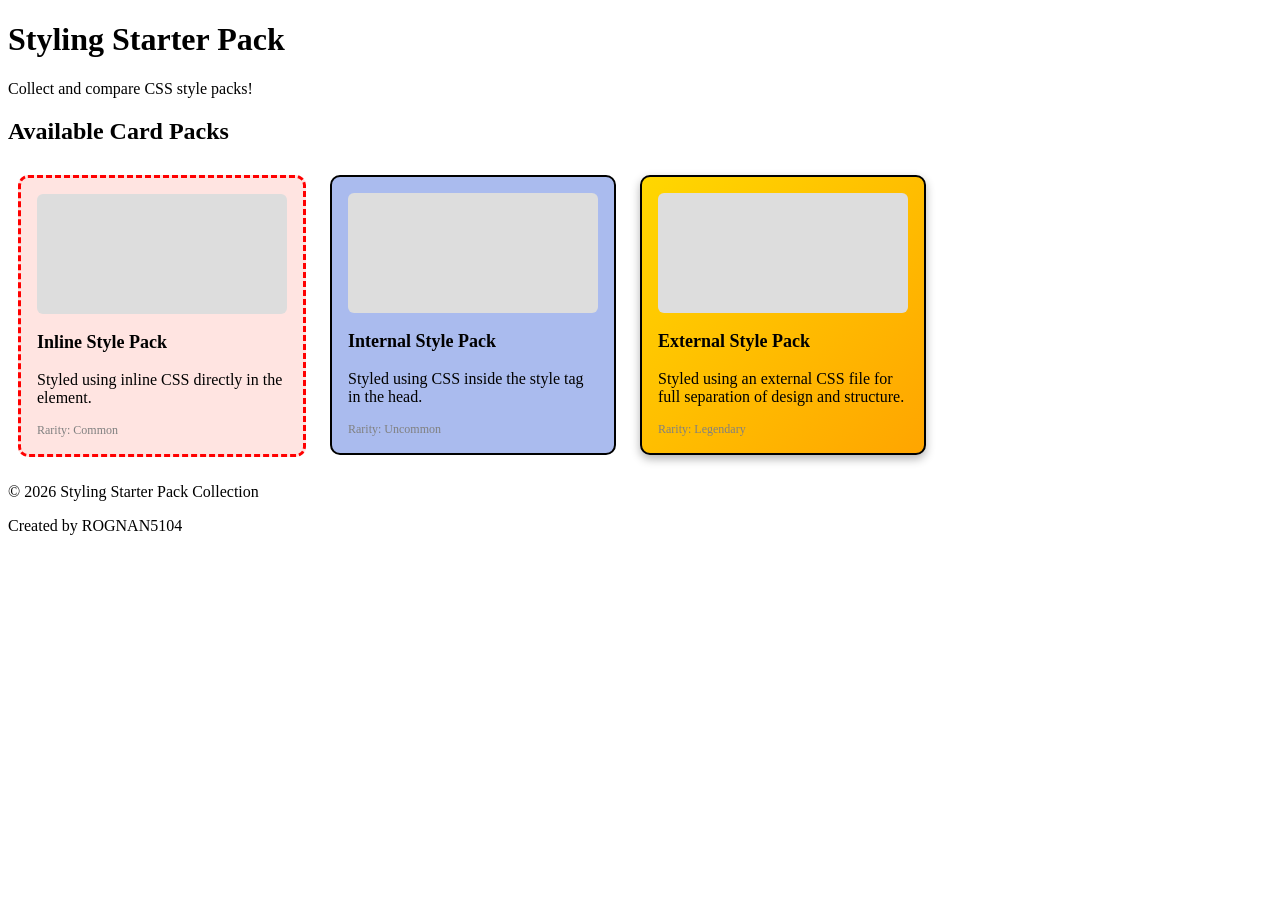
<file: Styling-Starter-Pack/GP_Styling-Starter-Pack_StarterFile.html>
<!DOCTYPE html>
<html lang="en">
<head>
<!--
    Assignment: 1.6 Guided Practice - Styling Starter Pack
    Author: Roger Nguang Nanjoh
    Date: November 14, 2026
    Purpose: Create a webpage featuring three
    trading cards using inline, internal,
    and external CSS styling techniques.
-->

    <meta charset="UTF-8">
    <title>Styling Starter Pack</title>
    <!-- STEP 8:-->
    <link rel="stylesheet" href="GP_Styling-Starter-Pack_StarterFile.css">
    <!-- STEP 2: -->
<style>
    /* Styles the overall card pack container */
    .pack {
        border: 2px solid black;   /* Adds a solid border */
        border-radius: 10px;  /* Rounds the corners */
        padding: 16px;   /* Adds space inside the pack */
        margin: 10px;   /* Adds space between packs */
        width: 250px;   /* Sets a fixed width for each pack */
        display: inline-block; /* Allows packs to display side-by-side */
        vertical-align: top;   /* Aligns packs evenly at the top */
        background-color: #ABE;   /* Sets the background */
    }

    /* Styles the title of each card pack */
    .pack-title {
        font-weight: bold;   /* Makes the text bold */
        font-size: 18px;   /* Increase font size */
    }

    /* Styles the image placeholder area */
    .pack-image {
        width: 100%;   /* Makes the placeholder fill the pack width */
        height: 120px;   /* Sets a fixed height */
        background-color: #ddd;   /* Light gray background */
        margin-bottom: 10px;   /* Adds space below the placeholder */
        border-radius: 6px;   /* Rounds the corners */
    }

    /* Styles the footer text of each pack */
    .pack-footer {
        font-size: 12px;   /* Makes the text smaller */
        color: gray;   /* Sets text color to gray */
        margin-top: 10px;   /* Adds space above the footer */
    }
</style>
</head>
<body>

    <!-- STEP 1: -->
<header>
    <h1>Styling Starter Pack</h1>
    <p>Collect and compare CSS style packs!</p>
</header>
    <!-- STEP 3: Card Pack Container -->
<main>
    <section>
        <h2>Available Card Packs</h2>
        <!-- PACK 1: Inline Styles -->
        <!-- STEP 4 -->
<article class="pack" style="background-color: #ffe4e1; border: 3px dashed red;">
    <div class="pack-image"></div>
    <h3 class="pack-title">Inline Style Pack</h3>
    <p>Styled using inline CSS directly in the element.</p>
    <footer class="pack-footer">Rarity: Common</footer>
</article>
        <!-- PACK 2: Internal Styles -->
        <!-- STEP 5 -->
<article class="pack">
    <div class="pack-image"></div>
    <h3 class="pack-title">Internal Style Pack</h3>
    <p>Styled using CSS inside the style tag in the head.</p>
    <footer class="pack-footer">Rarity: Uncommon</footer>
</article>
        <!-- PACK 3: External Styles -->
        <!-- STEP 6 -->
<article class="pack external-pack">
    <div class="pack-image"></div>
    <h3 class="pack-title">External Style Pack</h3>
    <p>Styled using an external CSS file for full separation of design and structure.</p>
    <footer class="pack-footer">Rarity: Legendary</footer>
</article>
    </section>
</main>
    <!-- STEP 7: Footer -->
<footer>
    <p>&copy; 2026 Styling Starter Pack Collection</p>
    <p>Created by ROGNAN5104</p>
</footer>
</body>
</html>
</file>
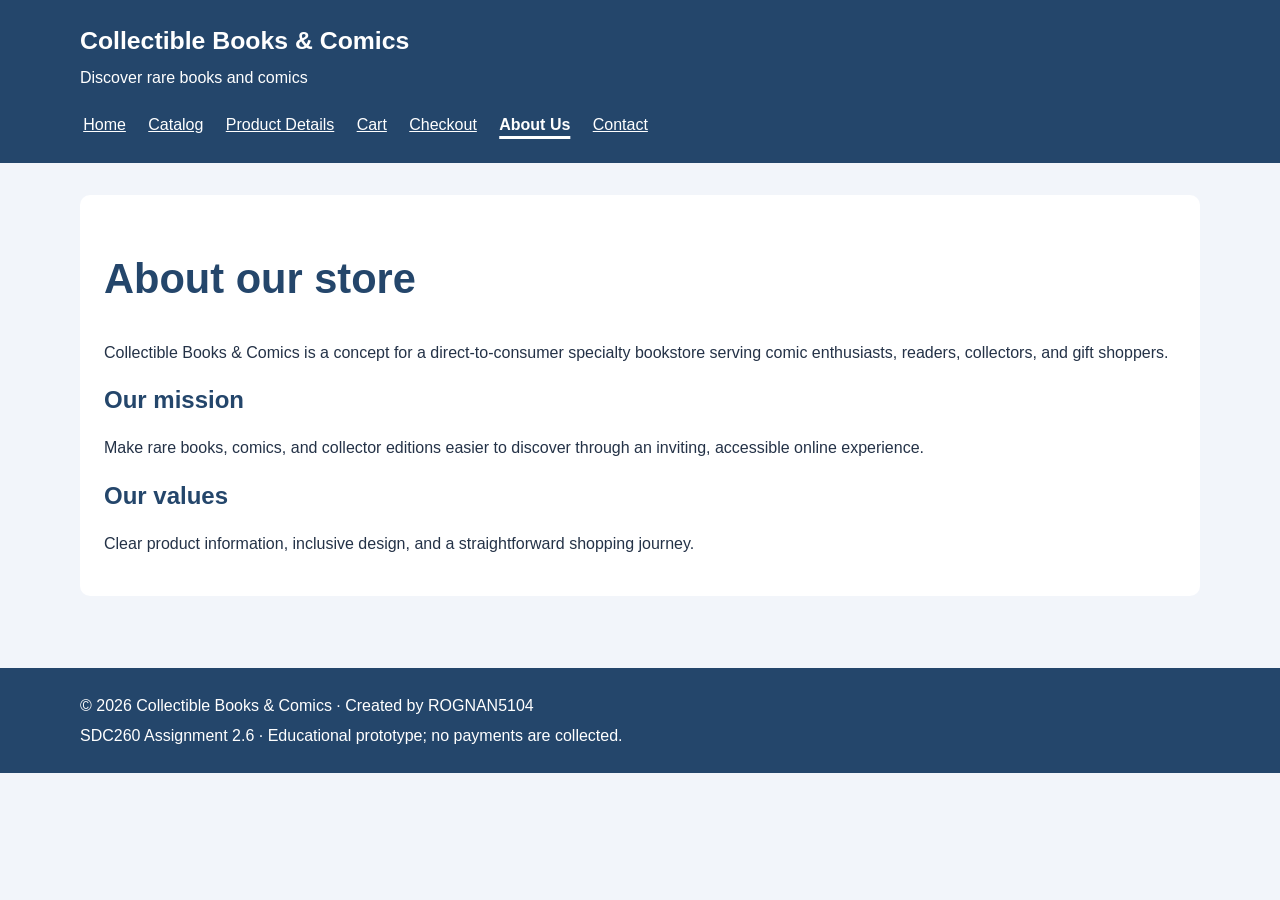
<file: Blueprints-to-Browsers/Style-and-Substance/about.html>
<!DOCTYPE html>
<html lang="en">
<head>
<!-- Assignment: SDC260 2.6 Style & Substance
     Author: Roger Nguang Nanjoh
     Last updated: November 21, 2026
     Purpose: About Us page for the Collectible Books & Comics Store prototype. -->
<meta charset="UTF-8">
<meta name="viewport" content="width=device-width, initial-scale=1">
<meta name="description" content="Collectible Books and Comics: rare books, comics, and collector editions.">
<title>About Us | Collectible Books & Comics</title>
<link rel="stylesheet" href="styles.css">
</head>
<body>
<a class="skip-link" href="#main-content">Skip to main content</a>
<header class="site-header"><div class="wrap"><a class="brand" href="index.html">Collectible Books & Comics</a><p>Discover rare books and comics</p><nav aria-label="Main navigation"><a href="index.html">Home</a>
<a href="products.html">Catalog</a>
<a href="product-details.html">Product Details</a>
<a href="cart.html">Cart</a>
<a href="checkout.html">Checkout</a>
<a href="about.html" aria-current="page">About Us</a>
<a href="contact.html">Contact</a></nav></div></header>
<main id="main-content" class="wrap"><section><h1>About our store</h1><p>Collectible Books & Comics is a concept for a direct-to-consumer specialty bookstore serving comic enthusiasts, readers, collectors, and gift shoppers.</p><h2>Our mission</h2><p>Make rare books, comics, and collector editions easier to discover through an inviting, accessible online experience.</p><h2>Our values</h2><p>Clear product information, inclusive design, and a straightforward shopping journey.</p></section></main>
<footer class="site-footer"><div class="wrap"><p>&copy; 2026 Collectible Books & Comics · Created by ROGNAN5104</p><p>SDC260 Assignment 2.6 · Educational prototype; no payments are collected.</p></div></footer>
</body>
</html>
</file>
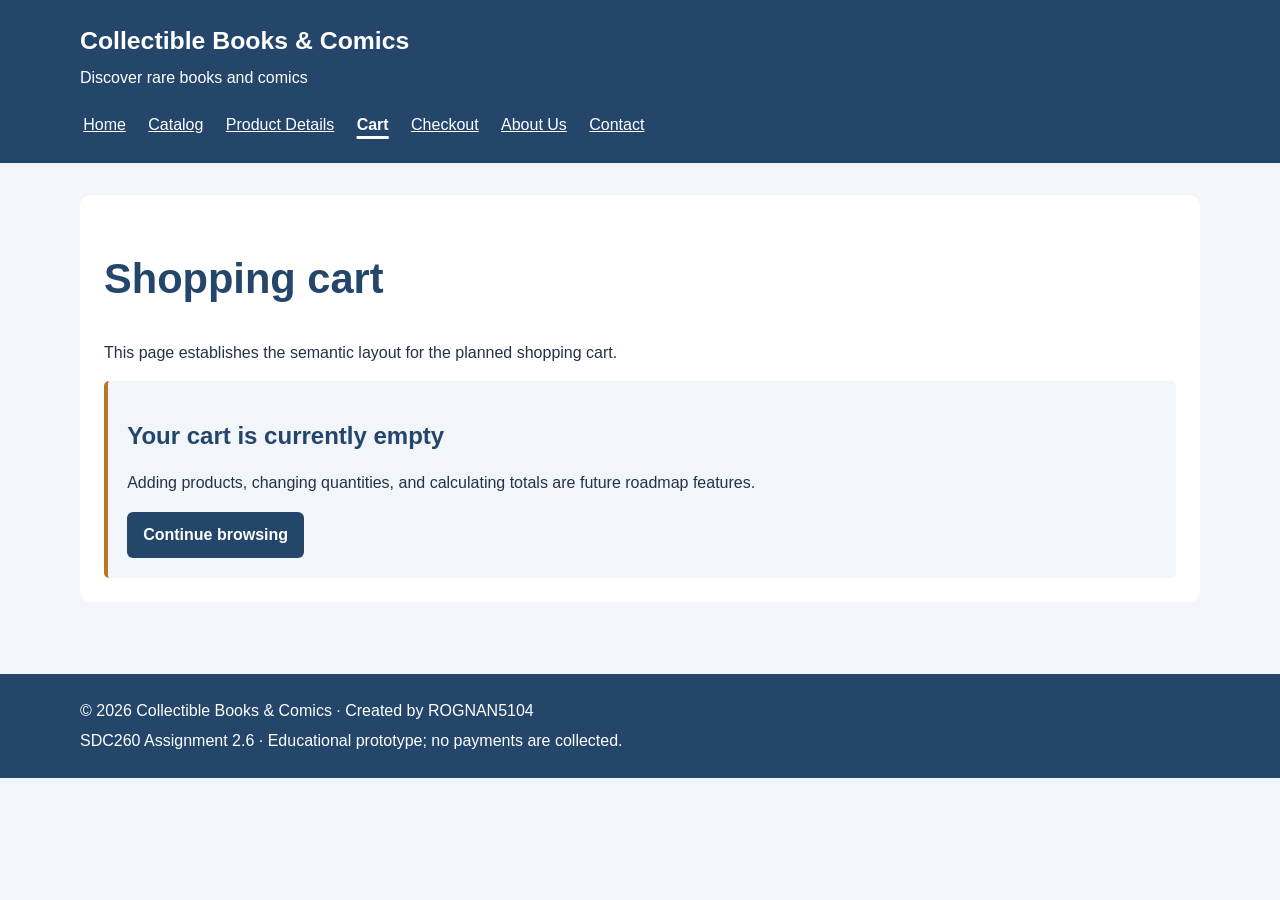
<file: Blueprints-to-Browsers/Style-and-Substance/cart.html>
<!DOCTYPE html>
<html lang="en">
<head>
<!-- Assignment: SDC260 2.6 Style & Substance
     Author: Roger Nguang Nanjoh
     Last updated: November 21, 2026
     Purpose: Shopping Cart page for the Collectible Books & Comics Store prototype. -->
<meta charset="UTF-8">
<meta name="viewport" content="width=device-width, initial-scale=1">
<meta name="description" content="Collectible Books and Comics: rare books, comics, and collector editions.">
<title>Shopping Cart | Collectible Books & Comics</title>
<link rel="stylesheet" href="styles.css">
</head>
<body>
<a class="skip-link" href="#main-content">Skip to main content</a>
<header class="site-header"><div class="wrap"><a class="brand" href="index.html">Collectible Books & Comics</a><p>Discover rare books and comics</p><nav aria-label="Main navigation"><a href="index.html">Home</a>
<a href="products.html">Catalog</a>
<a href="product-details.html">Product Details</a>
<a href="cart.html" aria-current="page">Cart</a>
<a href="checkout.html">Checkout</a>
<a href="about.html">About Us</a>
<a href="contact.html">Contact</a></nav></div></header>
<main id="main-content" class="wrap"><section><h1>Shopping cart</h1><p>This page establishes the semantic layout for the planned shopping cart.</p><div class="notice" role="status"><h2>Your cart is currently empty</h2><p>Adding products, changing quantities, and calculating totals are future roadmap features.</p><a class="button" href="products.html">Continue browsing</a></div></section></main>
<footer class="site-footer"><div class="wrap"><p>&copy; 2026 Collectible Books & Comics · Created by ROGNAN5104</p><p>SDC260 Assignment 2.6 · Educational prototype; no payments are collected.</p></div></footer>
</body>
</html>
</file>
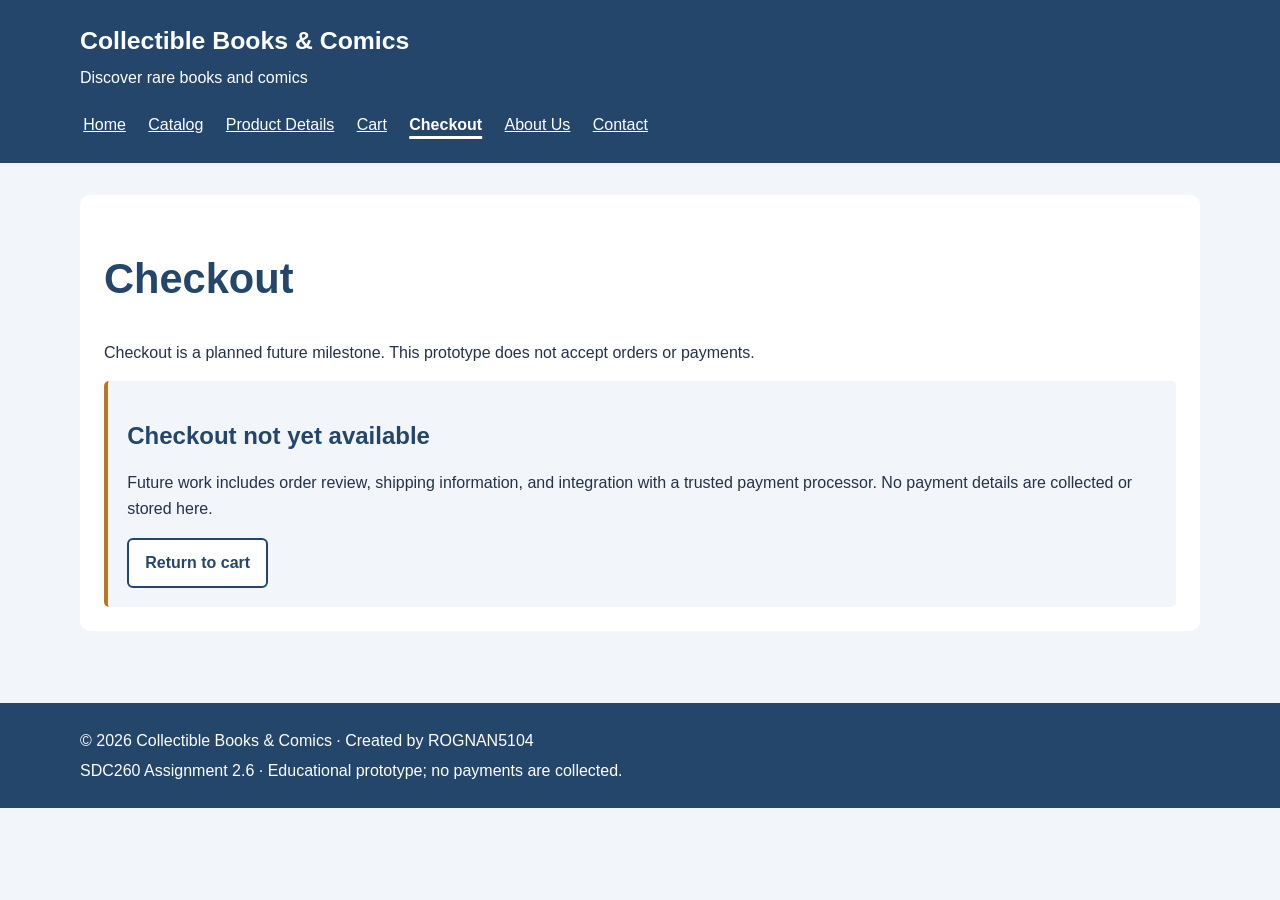
<file: Blueprints-to-Browsers/Style-and-Substance/checkout.html>
<!DOCTYPE html>
<html lang="en">
<head>
<!-- Assignment: SDC260 2.6 Style & Substance
     Author: Roger Nguang Nanjoh
     Last updated: November 21, 2026
     Purpose: Checkout page for the Collectible Books & Comics Store prototype. -->
<meta charset="UTF-8">
<meta name="viewport" content="width=device-width, initial-scale=1">
<meta name="description" content="Collectible Books and Comics: rare books, comics, and collector editions.">
<title>Checkout | Collectible Books & Comics</title>
<link rel="stylesheet" href="styles.css">
</head>
<body>
<a class="skip-link" href="#main-content">Skip to main content</a>
<header class="site-header"><div class="wrap"><a class="brand" href="index.html">Collectible Books & Comics</a><p>Discover rare books and comics</p><nav aria-label="Main navigation"><a href="index.html">Home</a>
<a href="products.html">Catalog</a>
<a href="product-details.html">Product Details</a>
<a href="cart.html">Cart</a>
<a href="checkout.html" aria-current="page">Checkout</a>
<a href="about.html">About Us</a>
<a href="contact.html">Contact</a></nav></div></header>
<main id="main-content" class="wrap"><section><h1>Checkout</h1><p>Checkout is a planned future milestone. This prototype does not accept orders or payments.</p><div class="notice"><h2>Checkout not yet available</h2><p>Future work includes order review, shipping information, and integration with a trusted payment processor. No payment details are collected or stored here.</p><a class="button secondary" href="cart.html">Return to cart</a></div></section></main>
<footer class="site-footer"><div class="wrap"><p>&copy; 2026 Collectible Books & Comics · Created by ROGNAN5104</p><p>SDC260 Assignment 2.6 · Educational prototype; no payments are collected.</p></div></footer>
</body>
</html>
</file>
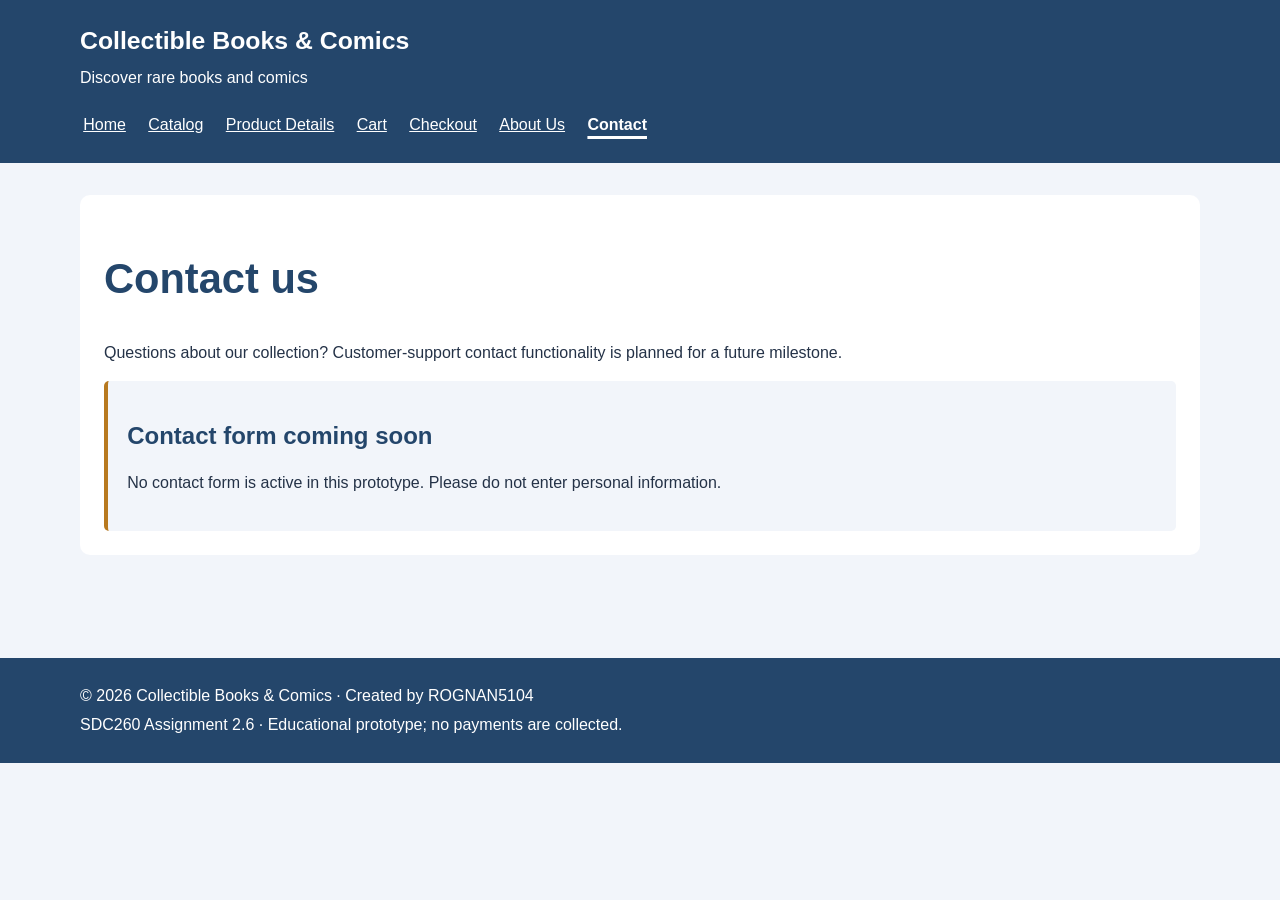
<file: Blueprints-to-Browsers/Style-and-Substance/contact.html>
<!DOCTYPE html>
<html lang="en">
<head>
<!-- Assignment: SDC260 2.6 Style & Substance
     Author: Roger Nguang Nanjoh
     Last updated: November 21, 2026
     Purpose: Contact page for the Collectible Books & Comics Store prototype. -->
<meta charset="UTF-8">
<meta name="viewport" content="width=device-width, initial-scale=1">
<meta name="description" content="Collectible Books and Comics: rare books, comics, and collector editions.">
<title>Contact | Collectible Books & Comics</title>
<link rel="stylesheet" href="styles.css">
</head>
<body>
<a class="skip-link" href="#main-content">Skip to main content</a>
<header class="site-header"><div class="wrap"><a class="brand" href="index.html">Collectible Books & Comics</a><p>Discover rare books and comics</p><nav aria-label="Main navigation"><a href="index.html">Home</a>
<a href="products.html">Catalog</a>
<a href="product-details.html">Product Details</a>
<a href="cart.html">Cart</a>
<a href="checkout.html">Checkout</a>
<a href="about.html">About Us</a>
<a href="contact.html" aria-current="page">Contact</a></nav></div></header>
<main id="main-content" class="wrap"><section><h1>Contact us</h1><p>Questions about our collection? Customer-support contact functionality is planned for a future milestone.</p><div class="notice"><h2>Contact form coming soon</h2><p>No contact form is active in this prototype. Please do not enter personal information.</p></div></section></main>
<footer class="site-footer"><div class="wrap"><p>&copy; 2026 Collectible Books & Comics · Created by ROGNAN5104</p><p>SDC260 Assignment 2.6 · Educational prototype; no payments are collected.</p></div></footer>
</body>
</html>
</file>
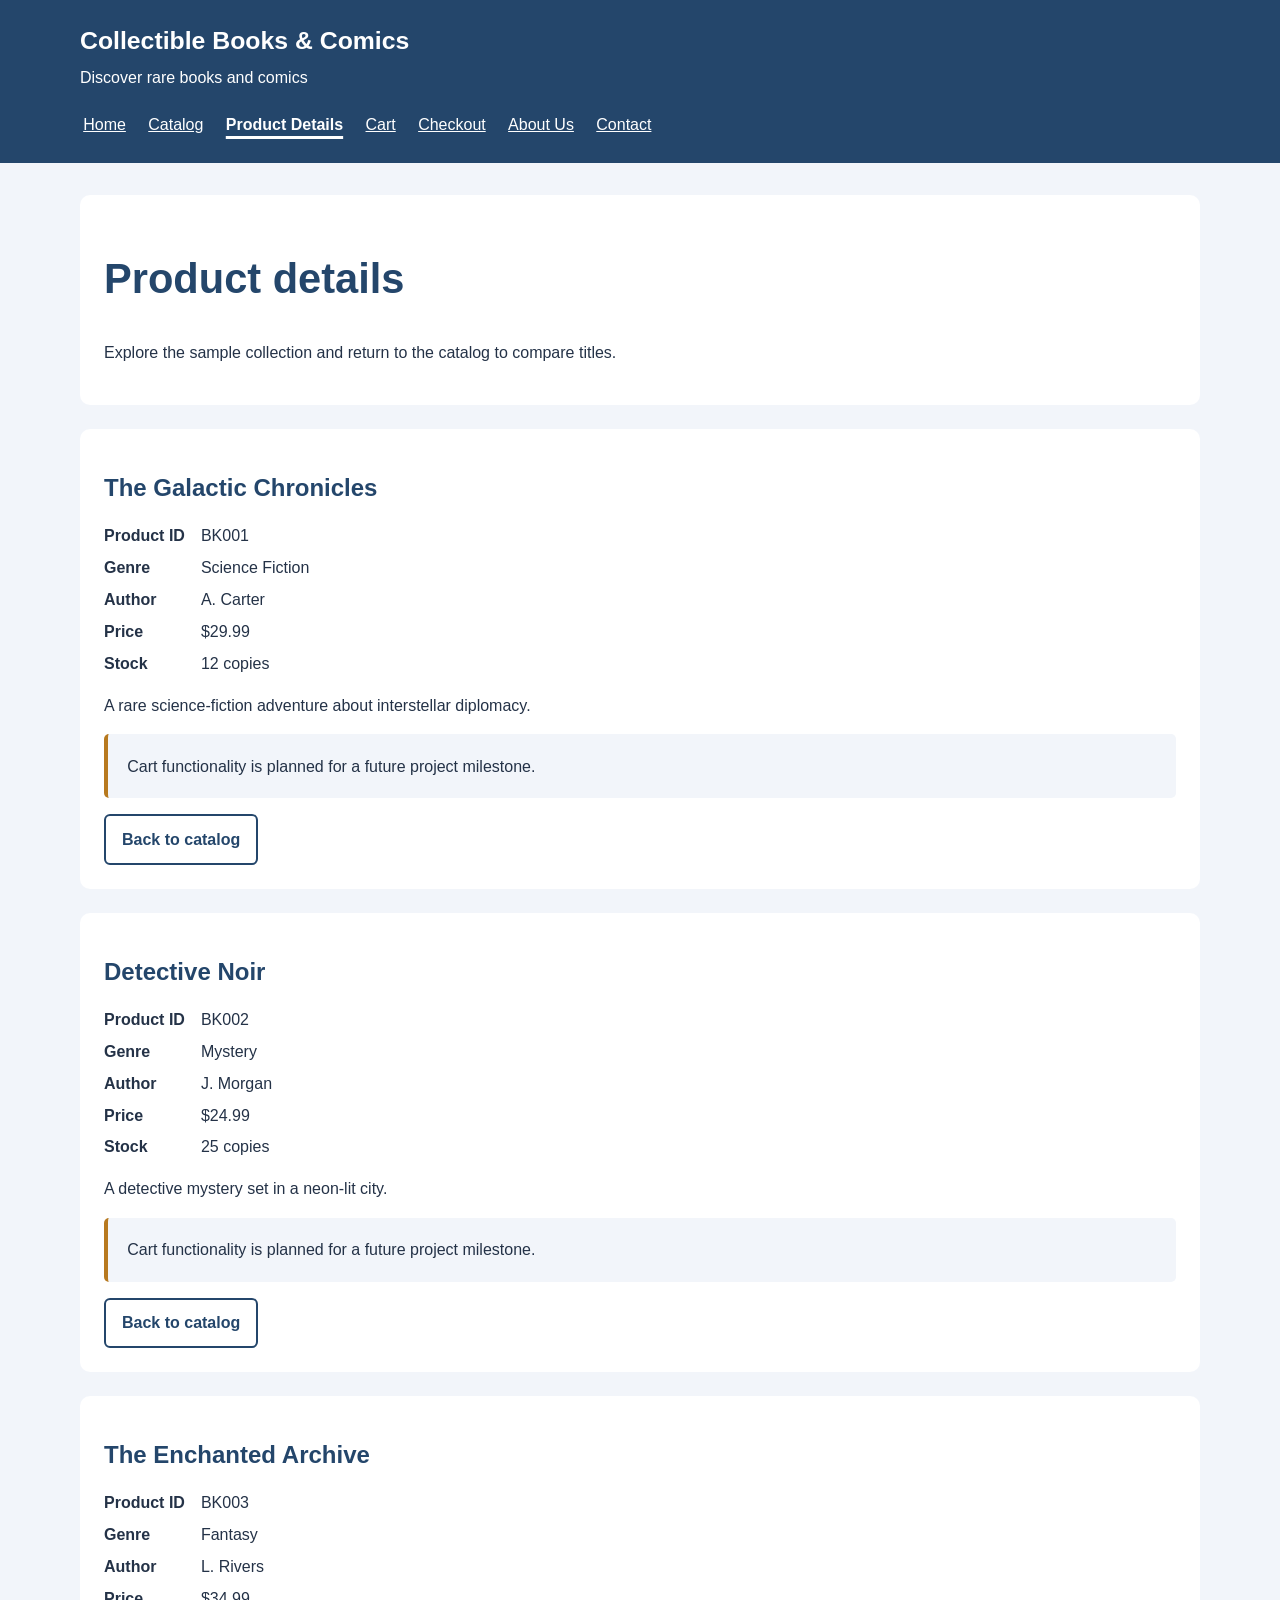
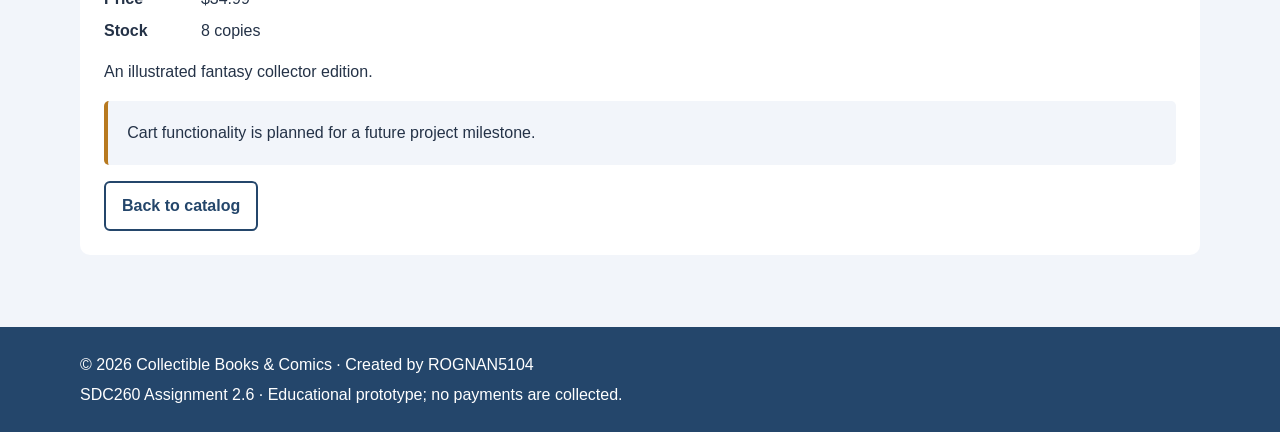
<file: Blueprints-to-Browsers/Style-and-Substance/product-details.html>
<!DOCTYPE html>
<html lang="en">
<head>
<!-- Assignment: SDC260 2.6 Style & Substance
     Author: Roger Nguang Nanjoh
     Last updated: November 21, 2026
     Purpose: Product Details page for the Collectible Books & Comics Store prototype. -->
<meta charset="UTF-8">
<meta name="viewport" content="width=device-width, initial-scale=1">
<meta name="description" content="Collectible Books and Comics: rare books, comics, and collector editions.">
<title>Product Details | Collectible Books & Comics</title>
<link rel="stylesheet" href="styles.css">
</head>
<body>
<a class="skip-link" href="#main-content">Skip to main content</a>
<header class="site-header"><div class="wrap"><a class="brand" href="index.html">Collectible Books & Comics</a><p>Discover rare books and comics</p><nav aria-label="Main navigation"><a href="index.html">Home</a>
<a href="products.html">Catalog</a>
<a href="product-details.html" aria-current="page">Product Details</a>
<a href="cart.html">Cart</a>
<a href="checkout.html">Checkout</a>
<a href="about.html">About Us</a>
<a href="contact.html">Contact</a></nav></div></header>
<main id="main-content" class="wrap"><section><h1>Product details</h1><p>Explore the sample collection and return to the catalog to compare titles.</p></section><article class="detail-panel" id="bk001"><h2>The Galactic Chronicles</h2><dl><dt>Product ID</dt><dd>BK001</dd><dt>Genre</dt><dd>Science Fiction</dd><dt>Author</dt><dd>A. Carter</dd><dt>Price</dt><dd>$29.99</dd><dt>Stock</dt><dd>12 copies</dd></dl><p>A rare science-fiction adventure about interstellar diplomacy.</p><p class="notice">Cart functionality is planned for a future project milestone.</p><a class="button secondary" href="products.html">Back to catalog</a></article><article class="detail-panel" id="bk002"><h2>Detective Noir</h2><dl><dt>Product ID</dt><dd>BK002</dd><dt>Genre</dt><dd>Mystery</dd><dt>Author</dt><dd>J. Morgan</dd><dt>Price</dt><dd>$24.99</dd><dt>Stock</dt><dd>25 copies</dd></dl><p>A detective mystery set in a neon-lit city.</p><p class="notice">Cart functionality is planned for a future project milestone.</p><a class="button secondary" href="products.html">Back to catalog</a></article><article class="detail-panel" id="bk003"><h2>The Enchanted Archive</h2><dl><dt>Product ID</dt><dd>BK003</dd><dt>Genre</dt><dd>Fantasy</dd><dt>Author</dt><dd>L. Rivers</dd><dt>Price</dt><dd>$34.99</dd><dt>Stock</dt><dd>8 copies</dd></dl><p>An illustrated fantasy collector edition.</p><p class="notice">Cart functionality is planned for a future project milestone.</p><a class="button secondary" href="products.html">Back to catalog</a></article></main>
<footer class="site-footer"><div class="wrap"><p>&copy; 2026 Collectible Books & Comics · Created by ROGNAN5104</p><p>SDC260 Assignment 2.6 · Educational prototype; no payments are collected.</p></div></footer>
</body>
</html>
</file>
<file: Blueprints-to-Browsers/Style-and-Substance/styles.css>
/* Assignment: SDC260 2.6 Style & Substance
   Author: Roger Nguang Nanjoh
   Last updated: November 21, 2026
   Purpose: Shared brand theme, accessible layout, and responsive styles. */
:root { --navy:#24466b; --gold:#b7791f; --background:#f2f5fa; --ink:#243247; --white:#fff; --border:#d3dce8; }
* { box-sizing:border-box; }
html { scroll-behavior:smooth; }
body { margin:0; font-family:Arial,Helvetica,sans-serif; font-size:1rem; line-height:1.6; color:var(--ink); background:var(--background); }
a { color:var(--navy); }
a:focus-visible, button:focus-visible { outline:3px solid var(--gold); outline-offset:4px; }
.skip-link { position:absolute; left:-9999px; top:1rem; background:white; padding:.75rem; z-index:10; }
.skip-link:focus { left:1rem; }
.wrap { width:min(100% - 2rem, 1120px); margin-inline:auto; }
.site-header,.site-footer { background:var(--navy); color:var(--white); }
.site-header { padding:1.3rem 0; }
.site-header p { margin:.3rem 0 1rem; }
.brand { color:white; font-size:1.55rem; font-weight:700; text-decoration:none; }
nav { display:flex; flex-wrap:wrap; gap:.4rem 1rem; }
nav a { color:white; padding:.3rem .2rem; }
nav a[aria-current="page"] { text-decoration-thickness:3px; text-underline-offset:.35rem; font-weight:bold; }
main { padding-block:2rem 3rem; min-height:55vh; }
section,.detail-panel { background:white; border-radius:10px; padding:1.5rem; margin-bottom:1.5rem; }
.hero { padding:2.5rem 1.5rem; border-top:5px solid var(--gold); }
h1,h2,h3 { line-height:1.25; color:var(--navy); }
h1 { font-size:clamp(1.8rem,4vw,2.6rem); }
h2 { font-size:1.5rem; }
.eyebrow { color:#835510; font-weight:bold; }
.product-grid,.feature-grid { display:grid; grid-template-columns:1fr; gap:1rem; }
.product-card,.feature-grid article { border:1px solid var(--border); border-left:4px solid var(--gold); padding:1.25rem; border-radius:6px; background:var(--background); min-width:0; }
.product-card h3 { margin-top:.35rem; }
.button { display:inline-block; padding:.65rem 1rem; background:var(--navy); color:white; border-radius:6px; font-weight:bold; text-decoration:none; }
.button:hover { background:#17314e; }
.button.secondary { background:white; color:var(--navy); border:2px solid var(--navy); }
.notice { border-left:4px solid var(--gold); background:var(--background); padding:1.2rem; border-radius:5px; }
dl { display:grid; grid-template-columns:max-content 1fr; gap:.4rem 1rem; }
dt { font-weight:bold; }
dd { margin:0; }
.site-footer { padding:1.3rem 0; }
.site-footer p { margin:.25rem 0; }
/* Tablet: two columns from 768px. */
@media (min-width:768px) { .product-grid,.feature-grid { grid-template-columns:repeat(2,minmax(0,1fr)); } .hero { padding:3rem; } }
/* Desktop: three columns from 1024px. */
@media (min-width:1024px) { .product-grid,.feature-grid { grid-template-columns:repeat(3,minmax(0,1fr)); } }
@media (prefers-reduced-motion:reduce) { html { scroll-behavior:auto; } }
</file>
<file: Legendary-Layouts/GP_Legendary-Layouts_StarterFile.css>
/*
    Author: Roger Nanjoh
    Date: November 21, 2026
    Purpose: Style the quest board with CSS Grid and mobile responsiveness.
*/

/* ========================================
   BASE PAGE STYLES
   ----------------------------------------
   Sets the overall look and feel of the page
======================================== */

body {
    font-family: "Georgia", serif; /* Sets a classic, rustic serif font */
    margin: 0; /* Removes default browser margin */
    padding: 20px; /* Adds spacing around the page content */
    background: #3b2f2f; /* Dark rustic background */
    color: #2b1d0e; /* Dark text color for content */
}

/* ========================================
   HEADER AND FOOTER STYLES
   ----------------------------------------
   Centers text and separates header/footer from main content
======================================== */

header, footer {
    text-align: center; /* Centers text horizontally */
    margin-bottom: 20px; /* Adds spacing below header/footer */
    color: #f5e6c8; /* Light parchment-style text color */
}

/* ========================================
   JOB CARD STYLES
   ----------------------------------------
   Defines the appearance of each card:
   background, border, padding, and shape
======================================== */

 /* STEP 3: Three-column CSS Grid */
.job-container {
    display: grid;
    grid-template-columns: repeat(3, 1fr);
    gap: 25px;
}


.job-card {
    background: #f5e6c8; /* Light parchment-like background */
    border: 2px solid #5a3e1b; /* Dark brown border for contrast */
    padding: 15px; /* Internal spacing for content */
    border-radius: 6px; /* Slightly rounded corners */
    box-shadow: 4px 4px 8px rgba(0,0,0,0.6); /* Depth shadow effect */

    clip-path: polygon(
        0% 5%, 5% 0%, 95% 0%, 100% 5%,  /* Top torn-paper effect */
        100% 95%, 95% 100%, 5% 100%, 0% 95% /* Bottom torn-paper effect */
    );
    position: relative; /* Allows ::before and ::after to position inside card */
}

/* STEP 4: One column at tablet/mobile widths */
@media (max-width: 768px) {
    .job-container {
        grid-template-columns: 1fr;
    }
}


/* ========================================
   DECORATIVE NAIL
   ----------------------------------------
   Simulates a tack holding the card in place
======================================== */

.job-card::before {
    content: ""; /* Creates empty decorative element */
    position: absolute; /* Positions relative to .job-card */

    top: -8px; /* Moves nail slightly above card */
    left: 50%; /* Centers horizontally */
    transform: translateX(-50%); /* Perfect horizontal centering */

    width: 14px; /* Nail width */
    height: 14px; /* Nail height */
    background: radial-gradient(circle at 30% 30%, #ddd, #777); /* Metallic effect */
    border-radius: 50%; /* Makes it circular */

    border: 1px solid #444; /* Defines nail edge */

    box-shadow: 
        0 2px 2px rgba(0,0,0,0.5), /* Shadow below nail */
        inset 0 1px 2px rgba(255,255,255,0.5); /* Inner highlight */
}

.job-card::after {
    content: ""; /* Creates decorative element */
    position: absolute; /* Positioned relative to card */

    top: 4px; /* Starts slightly inside card */
    left: 50%; /* Centers horizontally */
    transform: translateX(-50%); /* Ensures perfect centering */

    width: 2px; /* Thin vertical nail shaft */
    height: 8px; /* Short length of nail body */

    background-color: #444; /* Dark metal color */

    box-shadow: 0 1px 2px rgba(0,0,0,0.5); /* Subtle depth shadow */
}
</file>
<file: Monstrous-Adaptability/GP_Monstrous-Adaptability_StarterFile.css>
/*
Author: Roger Nugang Nanjoh
Date: November 21, 2026
Purpose: Styles the Mythical Creature Bestiary
using responsive CSS and Flexbox layouts
for Assignment 2.3 - Monstrous Adaptability.
*/

/* ========================================
   GLOBAL STYLES
   ----------------------------------------
   Uses high-contrast colors for readability,
   avoids overly complex gradients, and
   ensures font sizes are easy to read.
======================================== */

body {
    font-family: Arial, sans-serif; /* Readable font with fallback */
    margin: 0; /* Removes default browser spacing */
    padding: 20px; /* Adds space inside the body */
    background-color: #1b1f2a; /* Dark background for contrast */
    color: #f5f7fa; /* Light text for readability */
    line-height: 1.6; /* Improves line spacing */
}

/* ========================================
   HEADER / FOOTER
======================================== */

header, footer {
    text-align: center; /* Centers text */
    margin-bottom: 20px; /* Adds space below */
}

/* ========================================
   LAYOUT CONTAINER
======================================== */

.creature-container {

    /* STEP 3: Flexbox Implementation */
    display: flex;
    gap: 20px;
    flex-wrap: wrap;
    justify-content: center;
}

/* ========================================
   CARD BASE STYLE
   ----------------------------------------
   Strong contrast improves readability.
   Spacing and rounded corners improve comfort.
======================================== */

.creature-card {
    border-radius: 12px; /* Rounded corners */
    padding: 16px; /* Internal spacing */
    width: 250px; /* Consistent card width */
    background-color: #2a3142; /* Dark card background */
    border: 1px solid #3f4a63; /* Subtle border */
}

/* ========================================
   TEXT STYLING
======================================== */

.creature-title {
    font-size: 1.2rem; /* Scalable font size */
    font-weight: bold; /* Emphasizes creature names */
}

/* ========================================
   CREATURE IMAGE CONTAINER
   ----------------------------------------
   Controls the size and shape of the
   visible image area.
======================================== */

.creature-image {
    width: 100%; /* Full width of parent */
    height: 120px; /* Uniform image height */
    margin-bottom: 10px; /* Space below image */
    border-radius: 6px; /* Rounded corners */
    overflow: hidden; /* Hides overflowing content */
}

/* ========================================
   IMAGE INSIDE CONTAINER
   ----------------------------------------
   Controls image sizing and positioning.
======================================== */

.creature-image img {
    width: 100%; /* Full container width */
    height: 100%; /* Full container height */
    object-fit: contain; /* Fits entire image without cropping */
    display: block; /* Removes inline image gaps */
}

/* ========================================
   TYPE COLOR CODING
   ----------------------------------------
   Defines border colors for creature types.
======================================== */

.dragon {
    border: 3px solid #ef4444; /* Red */
}

.mystic {
    border: 3px solid #a855f7; /* Purple */
}

.beast {
    border: 3px solid #22c55e; /* Green */
}

.aquatic {
    border: 3px solid #3b82f6; /* Blue */
}

/* ========================================
   STEP 4: NEW CREATURE TYPE
   ----------------------------------------
   Custom styling for the Fairy creature.
   Uses a purple border, light lavender
   background, and dark readable text.
======================================== */

.creature-card.fairy {
    border: 3px solid #b46ad4;
    background-color: #f5eafa;
    color: #292038;
}
</file>
<file: Responsive-Recipes/PA_Responsive-Recipes_StarterFile.css>
/*
    Author: Roger Nanjoh
    Date: November 21, 2026
    Purpose: Style a five-recipe potion book with CSS Grid and responsive breakpoints.
*/

/* ========================================
   ACCESSIBLE COLOR SYSTEM
   ----------------------------------------
   These variables define the color palette.
   They provide strong contrast to support readability and accessibility.

   (DO NOT MODIFY THESE VALUES)
======================================== */

:root {
    --bg-main: #0f172a;       /* Main page background (dark blue) */
    --bg-card: #1e293b;       /* Card background (lighter blue) */
    --accent: #38bdf8;        /* Highlight color for headings (blue) */
    --accent-soft: #7dd3fc;   /* Softer accent (lighter blue) */
    --text-main: #f8fafc;     /* Primary text (near white) */
    --text-muted: #cbd5f5;    /* Secondary text (light grayish blue) */
    --table-header: #334155;  /* Table header background (grayish blue) */
}

/* ========================================
   GLOBAL PAGE STYLES
   ----------------------------------------
   These styles apply to the entire page.
   They ensure readability and consistent spacing.

   (DO NOT MODIFY THESE RULES)
======================================== */

body {
    margin: 0; /* Removes default browser spacing */
    font-family: system-ui, Arial, sans-serif; /* Clean, readable font */
    background-color: var(--bg-main); 
    color: var(--text-main);
    line-height: 1.6; /* Improves readability */
}

header, footer {
    text-align: center; /* Centers text horizontally */
    padding: 1.5rem; /* Adds space inside the element */
    background-color: var(--bg-card); 
}

h1 {
    margin-bottom: 0.5rem; /* Adds space below main heading */
}

main {
    padding: 1rem; /* Adds spacing around main content */
}

/* ========================================
   POTION CARD STRUCTURE
   ----------------------------------------
   Each potion is displayed as an article "card".

   (DO NOT MODIFY THESE RULES)
======================================== */

.potion {
    background-color: var(--bg-card);
    padding: 1rem; /* Inner spacing */
    border-radius: 10px; /* Rounded corners */
}

.potion h2 {
    color: var(--accent); /* Helps potion names stand out */
}

.potion p {
    color: var(--text-muted); /* Slightly softer text for descriptions */
}

/* ========================================
   TABLE STYLING
   ----------------------------------------
   These styles improve readability of tables.
   Tables are used to display ingredients.

   (DO NOT MODIFY THESE RULES)
======================================== */

table {
    width: 100%; /* Table takes full width of container */
    border-collapse: collapse; /* Removes gaps between cells */
    margin-top: 0.5rem; /* Adds space above table */
}

caption {
    text-align: left; /* Aligns caption with table content */
    font-weight: bold; /* Helps caption stand out */
    margin-bottom: 0.5rem; /* Adds space below caption */
}

th {
    background-color: var(--table-header);
    color: var(--text-main);
    text-align: left; /* Aligns text for readability */
    padding: 0.5rem; /* Adds spacing inside cells */
}

td {
    padding: 0.5rem; /* Inner spacing for cells */
    border-top: 1px solid #475569; /* Subtle row divider */
}

/* ========================================
   LAYOUT STRUCTURE & MEDIA QUERIES
======================================== */


/* Mobile-first layout: one column below 768px. */
.potion-container {
    display: grid;
    grid-template-columns: 1fr;
    gap: 1rem;
    max-width: 1400px;
    margin: 0 auto;
}

/* Prevent long content from forcing grid columns beyond the viewport. */
.potion { min-width: 0; }
.potion table { overflow-wrap: anywhere; }

/* Tablet breakpoint: two columns starting at 768px. */
@media (min-width: 768px) {
    .potion-container {
        grid-template-columns: repeat(2, minmax(0, 1fr));
        gap: 1.25rem;
    }
    main { padding: 1.5rem; }
}

/* Desktop breakpoint: three columns starting at 1024px. */
@media (min-width: 1024px) {
    .potion-container {
        grid-template-columns: repeat(3, minmax(0, 1fr));
        gap: 1.5rem;
    }
    main { padding: 2rem; }
}
</file>
<file: Styling-Starter-Pack/GP_Styling-Starter-Pack_StarterFile.css>
/*
    Assignment: 1.6 Guided Practice - Styling Starter Pack
    Author: Roger Nguang Nanjoh
    Date: November 14, 2026
    Purpose: Demonstrate the use of inline,
    internal, and external CSS styling to
    create three visually distinct trading cards.
*/


/* STEP 9 */
/* Targets the "External" card pack for special styling */
.external-pack {

    /* Adds a diagonal gradient background from gold to orange */
    background: linear-gradient(135deg, gold, orange);

    /* Creates a bold, decorative border around the card */
    border: 3px solid darkgoldenrod;

    /* Sets the text color to black for readability */
    color: black;

    /* Adds a soft shadow to give a raised, card-like effect */
    box-shadow: 0 4px 10px rgba(0,0,0,0.3);
}
</file>
<file: Frontend-Foundations/PA_Frontend-Foundations_StarterFile.css>
/*
    Assignment: 1.8 Frontend Foundations
    Author: Roger Nguang Nanjoh
    Date: November 14, 2026
    Purpose: Apply thematic styling to a
    collectible books and comics webpage.
*/

/* Overall page appearance */
body {
    font-family: Arial, sans-serif;
    background-color: #f2f5fa;
    color: #243247;
    margin: 0;
    padding: 0;
    line-height: 1.6;
}

/* Hero section */
.hero {
    background-color: #24466b;
    color: white;
    padding: 40px 20px;
    margin-bottom: 20px;
}

/* Main content layout */
main {
    max-width: 1100px;
    margin: 0 auto;
    padding: 20px;
}

section {
    margin-bottom: 40px;
}

h2 {
    color: #24466b;
}

/* Flexible book collection */
.collection-grid {
    display: flex;
    flex-wrap: wrap;
    gap: 15px;
}

/* Book cards and thematic left border */
.book-card {
    display: inline-block;
    width: 300px;
    max-width: 100%;
    box-sizing: border-box;
    padding: 15px;
    border-left: 6px solid #d69e36;
    border-radius: 10px;
    background-color: #ffffff;
    color: #243247;
    box-shadow: 0 3px 8px rgba(0,0,0,0.12);
}

.book-card h3 {
    color: #24466b;
}

/* Collection statistics */
.stats {
    padding: 15px;
    border-radius: 10px;
    background-color: #e2edf8;
    color: #183b60;
    border: 1px solid #b9cee3;
}

/* Registration form */
form {
    display: flex;
    flex-direction: column;
    gap: 10px;
    padding: 20px;
    border-radius: 10px;
    max-width: 400px;
    background-color: #ffffff;
    color: #243247;
    border: 1px solid #cad8e7;
    box-shadow: 0 3px 8px rgba(0,0,0,0.10);
}

label {
    font-weight: bold;
    color: #24466b;
}

/* Form input fields */
input, select {
    display: block;
    padding: 10px;
    border: 1px solid #8fa8c2;
    border-radius: 5px;
    background-color: #ffffff;
    color: #243247;
    font-size: 15px;
}

/* Accessible keyboard focus */
input:focus, select:focus, button:focus-visible {
    outline: 3px solid #d69e36;
    outline-offset: 2px;
}

/* Submit button */
button {
    display: block;
    padding: 12px;
    border: none;
    border-radius: 5px;
    background-color: #24466b;
    color: white;
    font-size: 16px;
    font-weight: bold;
    cursor: pointer;
}

button:hover {
    background-color: #356a9e;
}

/* Page footer */
footer {
    text-align: center;
    padding: 20px;
    background-color: #24466b;
    color: white;
    margin-top: 20px;
}
</file>
